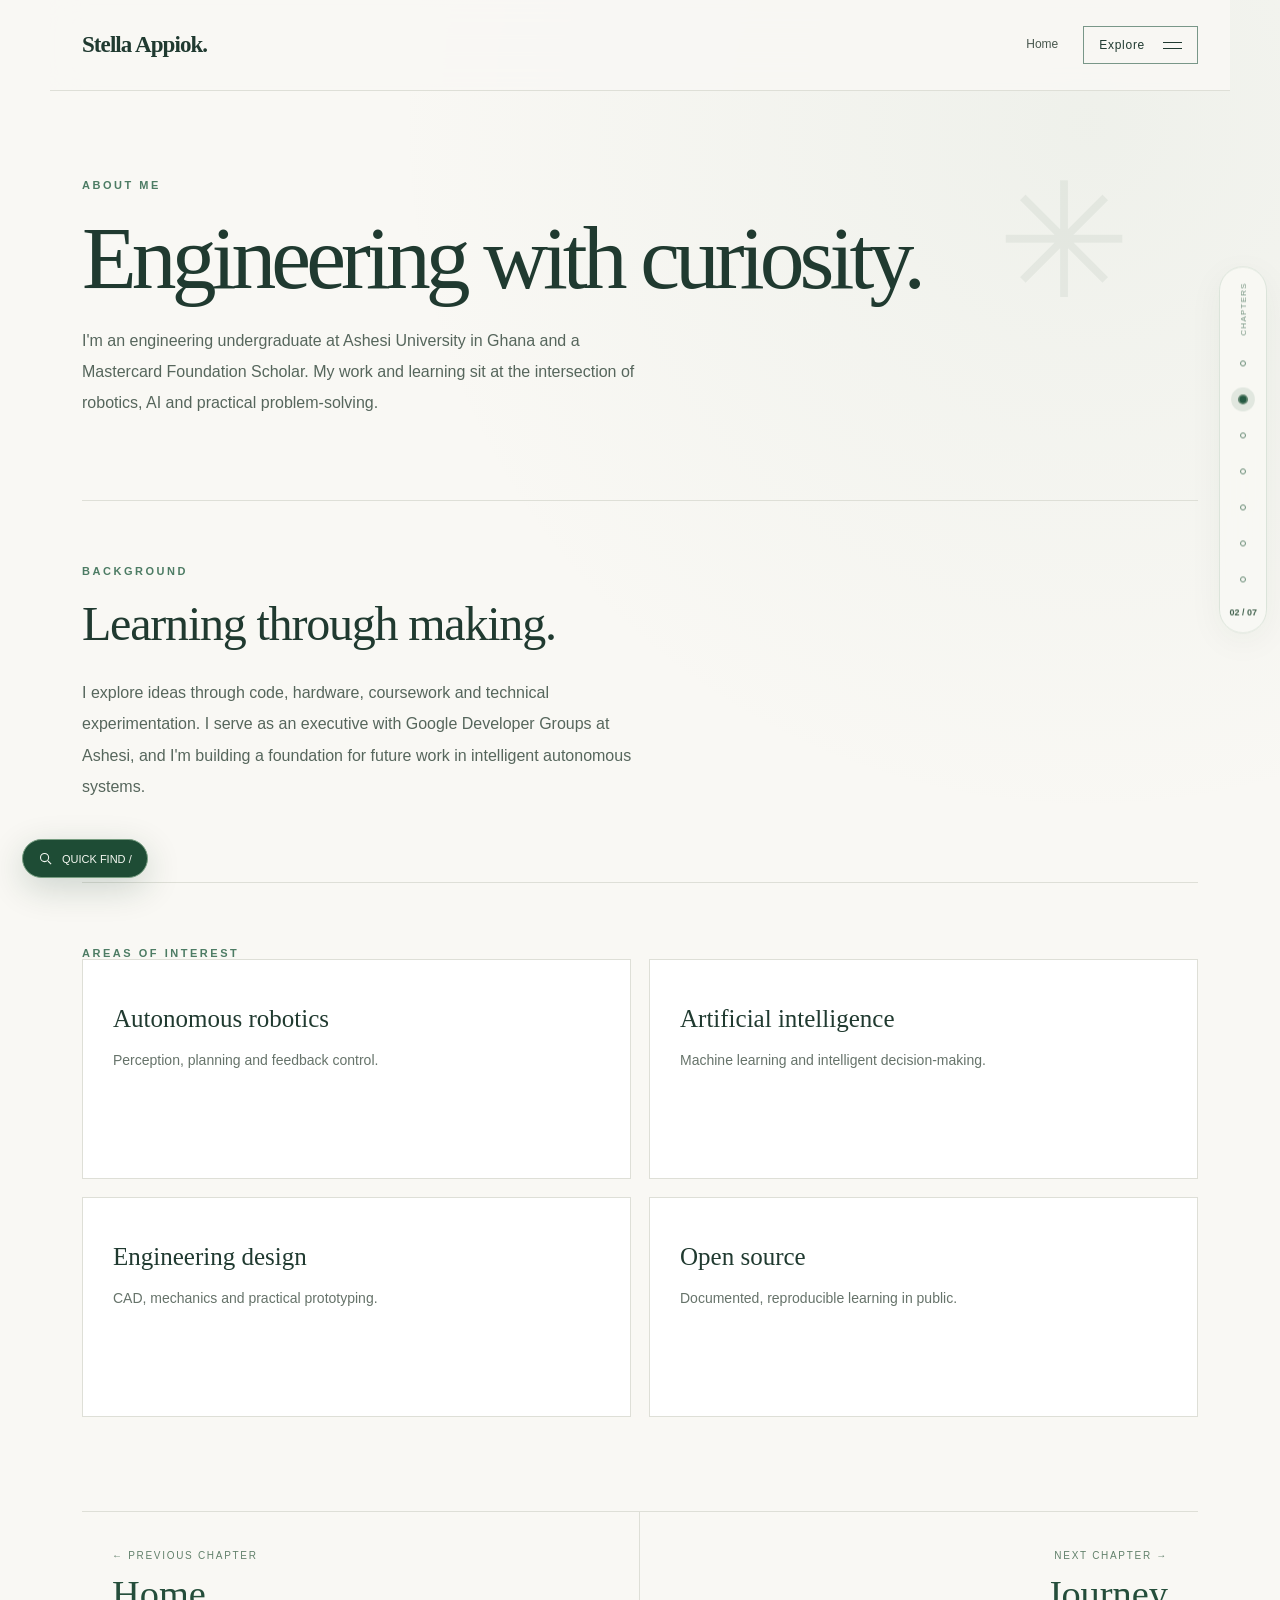
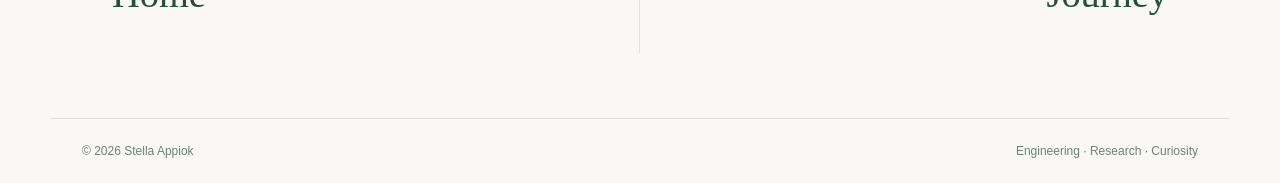
<file: about.html>
<!doctype html><html lang="en"><head><meta charset="utf-8"><meta name="viewport" content="width=device-width,initial-scale=1"><meta name="theme-color" content="#faf9f6"><meta name="description" content="Engineering, robotics, AI and research"><title>About | Stella Appiok</title><link rel="stylesheet" href="style.css"><script src="site.js" defer></script></head><body><div class="progress" aria-hidden="true"></div><header class="header"><a class="logo" href="index.html">Stella Appiok.</a><nav class="nav" aria-label="Primary navigation"><a class="nav-home" href="index.html">Home</a><button class="menu-open" type="button" aria-controls="site-menu" aria-expanded="false"><span class="menu-label">Explore</span><span class="menu-glyph" aria-hidden="true"><i></i><i></i></span></button></nav></header><aside class="chapter-rail" aria-label="Portfolio chapters"><span class="chapter-rail-label">CHAPTERS</span><div class="chapter-rail-dots"><a href="index.html" aria-label="Home" title="01 — Home" ><span class="chapter-dot"></span><span class="chapter-tooltip">Home</span></a><a href="about.html" aria-label="About" title="02 — About" aria-current="page"><span class="chapter-dot"></span><span class="chapter-tooltip">About</span></a><a href="journey.html" aria-label="Journey" title="03 — Journey" ><span class="chapter-dot"></span><span class="chapter-tooltip">Journey</span></a><a href="projects.html" aria-label="Projects" title="04 — Projects" ><span class="chapter-dot"></span><span class="chapter-tooltip">Projects</span></a><a href="research.html" aria-label="Research" title="05 — Research" ><span class="chapter-dot"></span><span class="chapter-tooltip">Research</span></a><a href="journal.html" aria-label="Journal" title="06 — Journal" ><span class="chapter-dot"></span><span class="chapter-tooltip">Journal</span></a><a href="contact.html" aria-label="Contact" title="07 — Contact" ><span class="chapter-dot"></span><span class="chapter-tooltip">Contact</span></a></div><span class="chapter-rail-counter">02 / 07</span></aside><div class="site-menu" id="site-menu" aria-hidden="true"><div class="menu-backdrop"></div><div class="menu-panel" role="dialog" aria-modal="true" aria-label="Explore portfolio"><div class="menu-top"><span class="menu-overline">STELLA AP PIOK / PORTFOLIO</span><button type="button" class="menu-close" aria-label="Close navigation">Close <span aria-hidden="true">×</span></button></div><div class="menu-body"><div class="menu-intro"><span class="eyebrow">Find your way</span><p>Explore the ideas,<br>the work, and<br><em>the journey.</em></p><div class="menu-aside">Engineering · AI · Autonomous Robotics<br>Based in Ghana · Building for what comes next</div></div><div class="menu-links"><a href="index.html"><span class="menu-num">01</span><span>Home</span><span class="menu-arrow">↗</span></a><a href="about.html"><span class="menu-num">02</span><span>About</span><span class="menu-arrow">↗</span></a><a href="journey.html"><span class="menu-num">03</span><span>My Journey</span><span class="menu-arrow">↗</span></a><a href="projects.html"><span class="menu-num">04</span><span>Projects</span><span class="menu-arrow">↗</span></a><a href="research.html"><span class="menu-num">05</span><span>Research</span><span class="menu-arrow">↗</span></a><a href="journal.html"><span class="menu-num">06</span><span>Journal</span><span class="menu-arrow">↗</span></a><a href="contact.html"><span class="menu-num">07</span><span>Contact</span><span class="menu-arrow">↗</span></a></div></div><div class="menu-bottom"><span>CURIOUS ABOUT INTELLIGENCE. DRIVEN TO BUILD.</span><a href="https://github.com/stellaappiok" target="_blank" rel="noopener noreferrer">GITHUB ↗</a></div></div></div><main class="wrap"><section class="page-head"><div class="eyebrow">About me</div><h1>Engineering with curiosity.</h1><p class="intro">I'm an engineering undergraduate at Ashesi University in Ghana and a Mastercard Foundation Scholar. My work and learning sit at the intersection of robotics, AI and practical problem-solving.</p></section><section class="section reveal"><div class="eyebrow">Background</div><h2>Learning through making.</h2><p class="intro">I explore ideas through code, hardware, coursework and technical experimentation. I serve as an executive with Google Developer Groups at Ashesi, and I'm building a foundation for future work in intelligent autonomous systems.</p></section><section class="section reveal"><div class="eyebrow">Areas of interest</div><div class="grid"><article class="card"><h3>Autonomous robotics</h3><p>Perception, planning and feedback control.</p></article><article class="card"><h3>Artificial intelligence</h3><p>Machine learning and intelligent decision-making.</p></article><article class="card"><h3>Engineering design</h3><p>CAD, mechanics and practical prototyping.</p></article><article class="card"><h3>Open source</h3><p>Documented, reproducible learning in public.</p></article></div></section><div class="chapter-turn" aria-label="Page navigation"><a href="index.html" class="chapter-prev"><span class="chapter-turn-kicker">← PREVIOUS CHAPTER</span><strong>Home</strong></a><a href="journey.html" class="chapter-next"><span class="chapter-turn-kicker">NEXT CHAPTER →</span><strong>Journey</strong></a></div></main><footer><span>© 2026 Stella Appiok</span><span>Engineering · Research · Curiosity</span></footer></body></html>
</file>
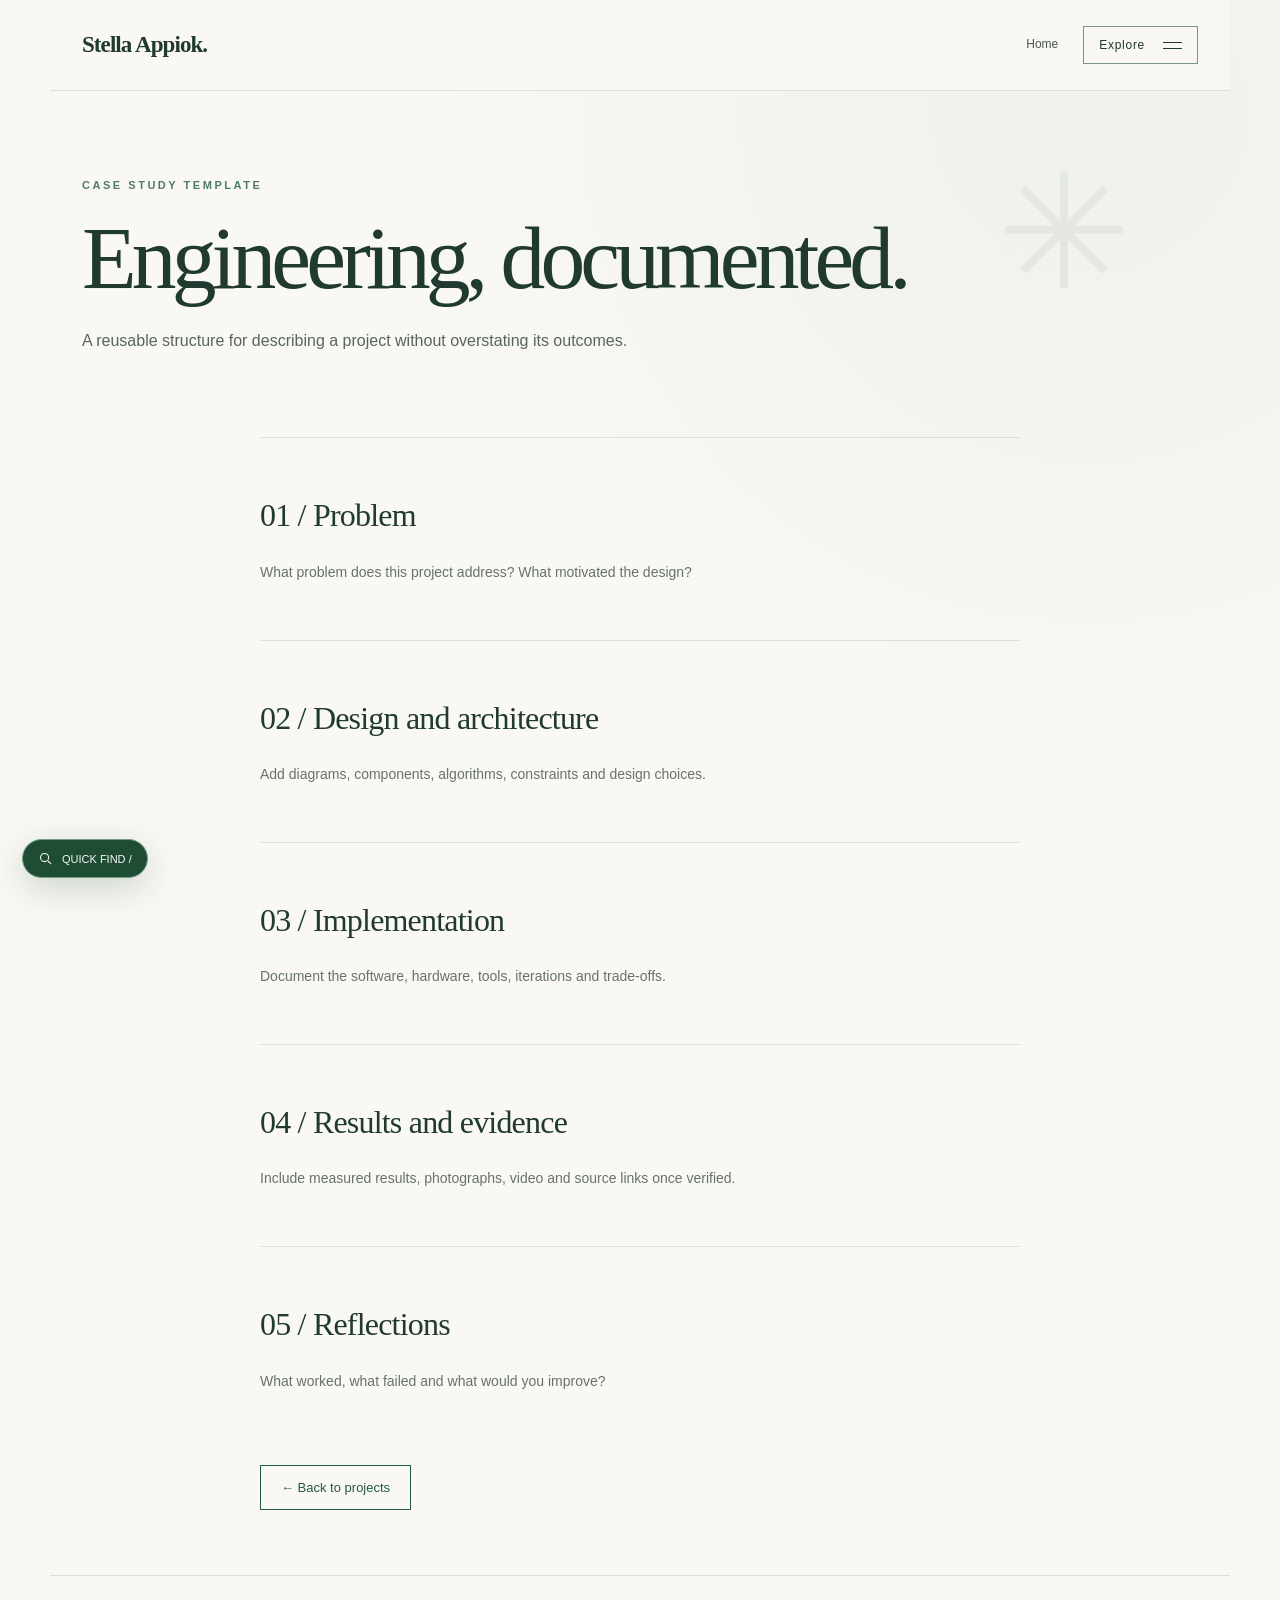
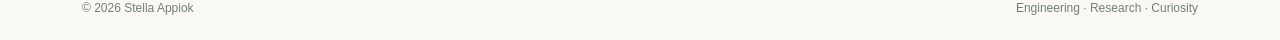
<file: case-study.html>
<!doctype html><html lang="en"><head><meta charset="utf-8"><meta name="viewport" content="width=device-width,initial-scale=1"><meta name="theme-color" content="#faf9f6"><meta name="description" content="Engineering, robotics, AI and research"><title>Project case study | Stella Appiok</title><link rel="stylesheet" href="style.css"><script src="site.js" defer></script></head><body><div class="progress" aria-hidden="true"></div><header class="header"><a class="logo" href="index.html">Stella Appiok.</a><nav class="nav" aria-label="Primary navigation"><a class="nav-home" href="index.html">Home</a><button class="menu-open" type="button" aria-controls="site-menu" aria-expanded="false"><span class="menu-label">Explore</span><span class="menu-glyph" aria-hidden="true"><i></i><i></i></span></button></nav></header><div class="site-menu" id="site-menu" aria-hidden="true"><div class="menu-backdrop"></div><div class="menu-panel" role="dialog" aria-modal="true" aria-label="Explore portfolio"><div class="menu-top"><span class="menu-overline">STELLA AP PIOK / PORTFOLIO</span><button type="button" class="menu-close" aria-label="Close navigation">Close <span aria-hidden="true">×</span></button></div><div class="menu-body"><div class="menu-intro"><span class="eyebrow">Find your way</span><p>Explore the ideas,<br>the work, and<br><em>the journey.</em></p><div class="menu-aside">Engineering · AI · Autonomous Robotics<br>Based in Ghana · Building for what comes next</div></div><div class="menu-links"><a href="index.html"><span class="menu-num">01</span><span>Home</span><span class="menu-arrow">↗</span></a><a href="about.html"><span class="menu-num">02</span><span>About</span><span class="menu-arrow">↗</span></a><a href="journey.html"><span class="menu-num">03</span><span>My Journey</span><span class="menu-arrow">↗</span></a><a href="projects.html"><span class="menu-num">04</span><span>Projects</span><span class="menu-arrow">↗</span></a><a href="research.html"><span class="menu-num">05</span><span>Research</span><span class="menu-arrow">↗</span></a><a href="journal.html"><span class="menu-num">06</span><span>Journal</span><span class="menu-arrow">↗</span></a><a href="contact.html"><span class="menu-num">07</span><span>Contact</span><span class="menu-arrow">↗</span></a></div></div><div class="menu-bottom"><span>CURIOUS ABOUT INTELLIGENCE. DRIVEN TO BUILD.</span><a href="https://github.com/stellaappiok" target="_blank" rel="noopener noreferrer">GITHUB ↗</a></div></div></div><main class="wrap"><section class="page-head"><div class="eyebrow">Case study template</div><h1>Engineering, documented.</h1><p class="intro">A reusable structure for describing a project without overstating its outcomes.</p></section><article class="case"><section class="section"><h2>01 / Problem</h2><p class="body">What problem does this project address? What motivated the design?</p></section><section class="section"><h2>02 / Design and architecture</h2><p class="body">Add diagrams, components, algorithms, constraints and design choices.</p></section><section class="section"><h2>03 / Implementation</h2><p class="body">Document the software, hardware, tools, iterations and trade-offs.</p></section><section class="section"><h2>04 / Results and evidence</h2><p class="body">Include measured results, photographs, video and source links once verified.</p></section><section class="section"><h2>05 / Reflections</h2><p class="body">What worked, what failed and what would you improve?</p></section><p><a class="button outline" href="projects.html">← Back to projects</a></p></article></main><footer><span>© 2026 Stella Appiok</span><span>Engineering · Research · Curiosity</span></footer></body></html>
</file>
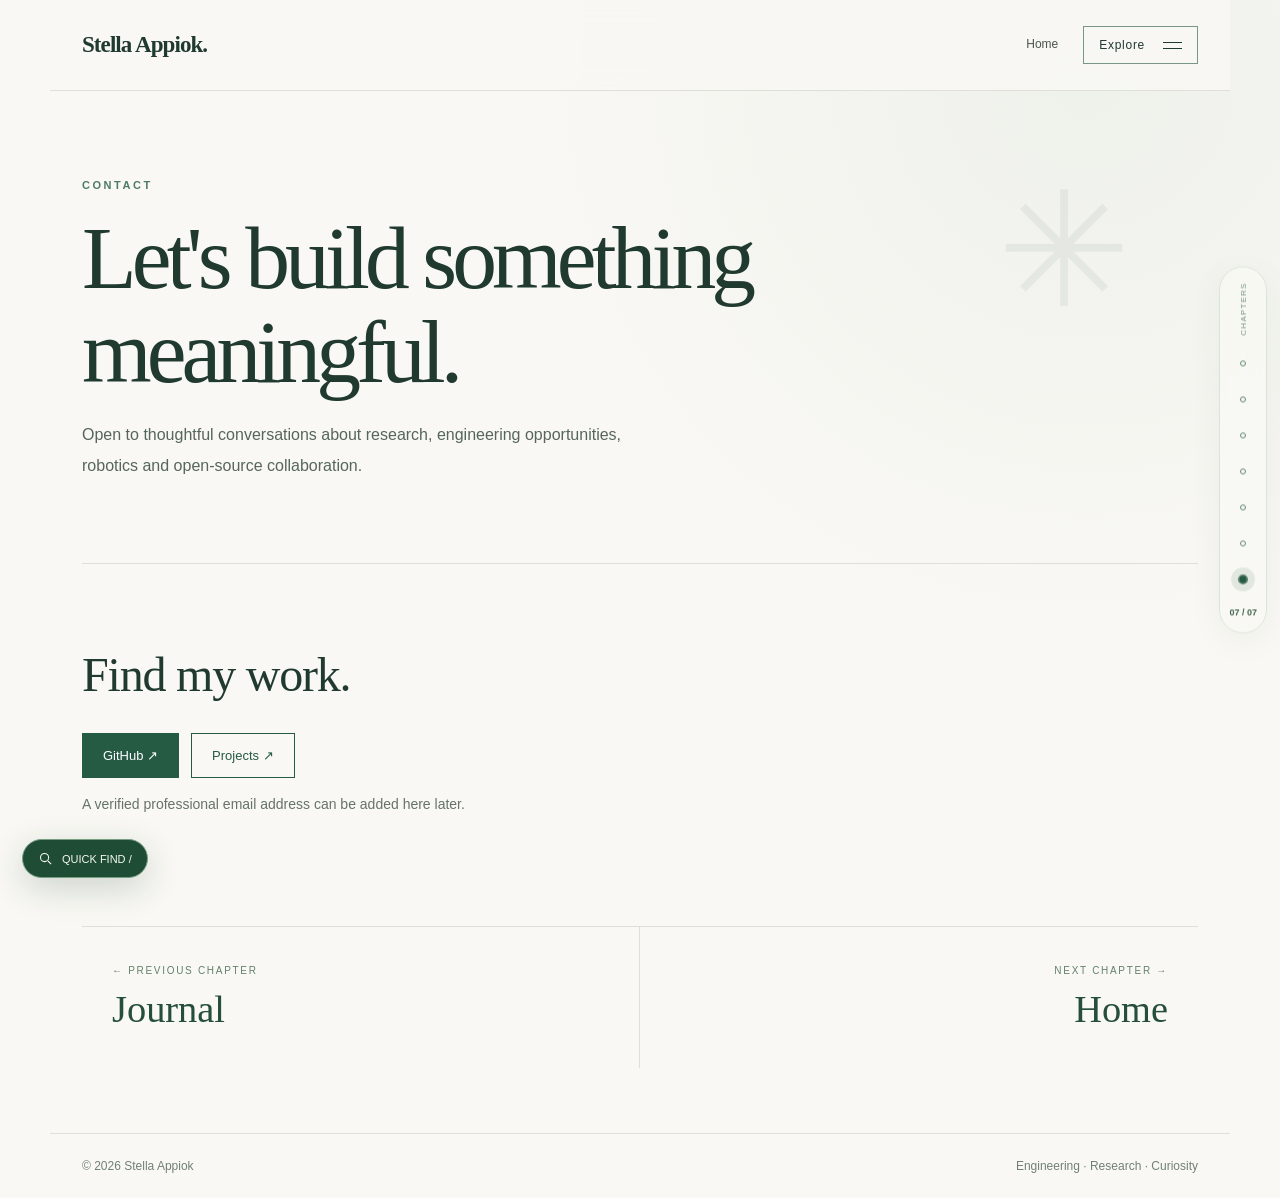
<file: contact.html>
<!doctype html><html lang="en"><head><meta charset="utf-8"><meta name="viewport" content="width=device-width,initial-scale=1"><meta name="theme-color" content="#faf9f6"><meta name="description" content="Engineering, robotics, AI and research"><title>Contact | Stella Appiok</title><link rel="stylesheet" href="style.css"><script src="site.js" defer></script></head><body><div class="progress" aria-hidden="true"></div><header class="header"><a class="logo" href="index.html">Stella Appiok.</a><nav class="nav" aria-label="Primary navigation"><a class="nav-home" href="index.html">Home</a><button class="menu-open" type="button" aria-controls="site-menu" aria-expanded="false"><span class="menu-label">Explore</span><span class="menu-glyph" aria-hidden="true"><i></i><i></i></span></button></nav></header><aside class="chapter-rail" aria-label="Portfolio chapters"><span class="chapter-rail-label">CHAPTERS</span><div class="chapter-rail-dots"><a href="index.html" aria-label="Home" title="01 — Home" ><span class="chapter-dot"></span><span class="chapter-tooltip">Home</span></a><a href="about.html" aria-label="About" title="02 — About" ><span class="chapter-dot"></span><span class="chapter-tooltip">About</span></a><a href="journey.html" aria-label="Journey" title="03 — Journey" ><span class="chapter-dot"></span><span class="chapter-tooltip">Journey</span></a><a href="projects.html" aria-label="Projects" title="04 — Projects" ><span class="chapter-dot"></span><span class="chapter-tooltip">Projects</span></a><a href="research.html" aria-label="Research" title="05 — Research" ><span class="chapter-dot"></span><span class="chapter-tooltip">Research</span></a><a href="journal.html" aria-label="Journal" title="06 — Journal" ><span class="chapter-dot"></span><span class="chapter-tooltip">Journal</span></a><a href="contact.html" aria-label="Contact" title="07 — Contact" aria-current="page"><span class="chapter-dot"></span><span class="chapter-tooltip">Contact</span></a></div><span class="chapter-rail-counter">07 / 07</span></aside><div class="site-menu" id="site-menu" aria-hidden="true"><div class="menu-backdrop"></div><div class="menu-panel" role="dialog" aria-modal="true" aria-label="Explore portfolio"><div class="menu-top"><span class="menu-overline">STELLA AP PIOK / PORTFOLIO</span><button type="button" class="menu-close" aria-label="Close navigation">Close <span aria-hidden="true">×</span></button></div><div class="menu-body"><div class="menu-intro"><span class="eyebrow">Find your way</span><p>Explore the ideas,<br>the work, and<br><em>the journey.</em></p><div class="menu-aside">Engineering · AI · Autonomous Robotics<br>Based in Ghana · Building for what comes next</div></div><div class="menu-links"><a href="index.html"><span class="menu-num">01</span><span>Home</span><span class="menu-arrow">↗</span></a><a href="about.html"><span class="menu-num">02</span><span>About</span><span class="menu-arrow">↗</span></a><a href="journey.html"><span class="menu-num">03</span><span>My Journey</span><span class="menu-arrow">↗</span></a><a href="projects.html"><span class="menu-num">04</span><span>Projects</span><span class="menu-arrow">↗</span></a><a href="research.html"><span class="menu-num">05</span><span>Research</span><span class="menu-arrow">↗</span></a><a href="journal.html"><span class="menu-num">06</span><span>Journal</span><span class="menu-arrow">↗</span></a><a href="contact.html"><span class="menu-num">07</span><span>Contact</span><span class="menu-arrow">↗</span></a></div></div><div class="menu-bottom"><span>CURIOUS ABOUT INTELLIGENCE. DRIVEN TO BUILD.</span><a href="https://github.com/stellaappiok" target="_blank" rel="noopener noreferrer">GITHUB ↗</a></div></div></div><main class="wrap"><section class="page-head"><div class="eyebrow">Contact</div><h1>Let's build something meaningful.</h1><p class="intro">Open to thoughtful conversations about research, engineering opportunities, robotics and open-source collaboration.</p></section><section class="section reveal"><h2>Find my work.</h2><div class="buttons"><a class="button" href="https://github.com/stellaappiok" target="_blank" rel="noopener noreferrer">GitHub ↗</a><a class="button outline" href="projects.html">Projects ↗</a></div><p class="body">A verified professional email address can be added here later.</p></section><div class="chapter-turn" aria-label="Page navigation"><a href="journal.html" class="chapter-prev"><span class="chapter-turn-kicker">← PREVIOUS CHAPTER</span><strong>Journal</strong></a><a href="index.html" class="chapter-next"><span class="chapter-turn-kicker">NEXT CHAPTER →</span><strong>Home</strong></a></div></main><footer><span>© 2026 Stella Appiok</span><span>Engineering · Research · Curiosity</span></footer></body></html>
</file>
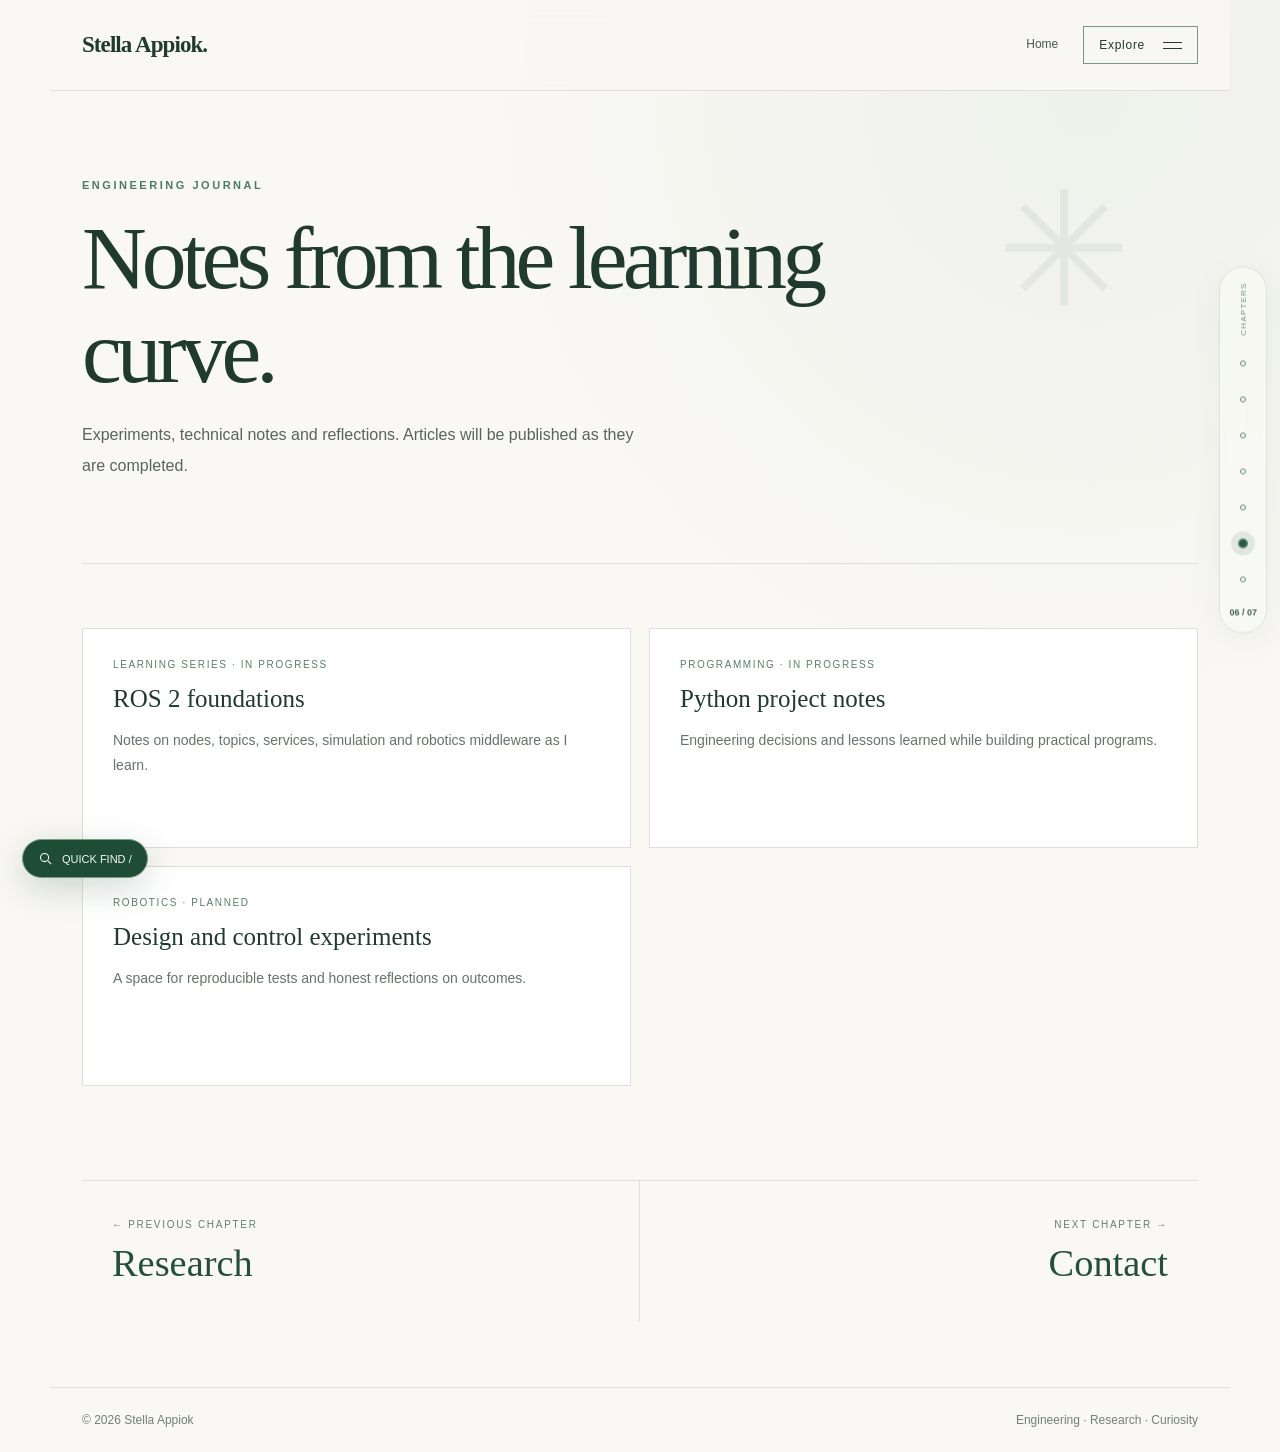
<file: journal.html>
<!doctype html><html lang="en"><head><meta charset="utf-8"><meta name="viewport" content="width=device-width,initial-scale=1"><meta name="theme-color" content="#faf9f6"><meta name="description" content="Engineering, robotics, AI and research"><title>Journal | Stella Appiok</title><link rel="stylesheet" href="style.css"><script src="site.js" defer></script></head><body><div class="progress" aria-hidden="true"></div><header class="header"><a class="logo" href="index.html">Stella Appiok.</a><nav class="nav" aria-label="Primary navigation"><a class="nav-home" href="index.html">Home</a><button class="menu-open" type="button" aria-controls="site-menu" aria-expanded="false"><span class="menu-label">Explore</span><span class="menu-glyph" aria-hidden="true"><i></i><i></i></span></button></nav></header><aside class="chapter-rail" aria-label="Portfolio chapters"><span class="chapter-rail-label">CHAPTERS</span><div class="chapter-rail-dots"><a href="index.html" aria-label="Home" title="01 — Home" ><span class="chapter-dot"></span><span class="chapter-tooltip">Home</span></a><a href="about.html" aria-label="About" title="02 — About" ><span class="chapter-dot"></span><span class="chapter-tooltip">About</span></a><a href="journey.html" aria-label="Journey" title="03 — Journey" ><span class="chapter-dot"></span><span class="chapter-tooltip">Journey</span></a><a href="projects.html" aria-label="Projects" title="04 — Projects" ><span class="chapter-dot"></span><span class="chapter-tooltip">Projects</span></a><a href="research.html" aria-label="Research" title="05 — Research" ><span class="chapter-dot"></span><span class="chapter-tooltip">Research</span></a><a href="journal.html" aria-label="Journal" title="06 — Journal" aria-current="page"><span class="chapter-dot"></span><span class="chapter-tooltip">Journal</span></a><a href="contact.html" aria-label="Contact" title="07 — Contact" ><span class="chapter-dot"></span><span class="chapter-tooltip">Contact</span></a></div><span class="chapter-rail-counter">06 / 07</span></aside><div class="site-menu" id="site-menu" aria-hidden="true"><div class="menu-backdrop"></div><div class="menu-panel" role="dialog" aria-modal="true" aria-label="Explore portfolio"><div class="menu-top"><span class="menu-overline">STELLA AP PIOK / PORTFOLIO</span><button type="button" class="menu-close" aria-label="Close navigation">Close <span aria-hidden="true">×</span></button></div><div class="menu-body"><div class="menu-intro"><span class="eyebrow">Find your way</span><p>Explore the ideas,<br>the work, and<br><em>the journey.</em></p><div class="menu-aside">Engineering · AI · Autonomous Robotics<br>Based in Ghana · Building for what comes next</div></div><div class="menu-links"><a href="index.html"><span class="menu-num">01</span><span>Home</span><span class="menu-arrow">↗</span></a><a href="about.html"><span class="menu-num">02</span><span>About</span><span class="menu-arrow">↗</span></a><a href="journey.html"><span class="menu-num">03</span><span>My Journey</span><span class="menu-arrow">↗</span></a><a href="projects.html"><span class="menu-num">04</span><span>Projects</span><span class="menu-arrow">↗</span></a><a href="research.html"><span class="menu-num">05</span><span>Research</span><span class="menu-arrow">↗</span></a><a href="journal.html"><span class="menu-num">06</span><span>Journal</span><span class="menu-arrow">↗</span></a><a href="contact.html"><span class="menu-num">07</span><span>Contact</span><span class="menu-arrow">↗</span></a></div></div><div class="menu-bottom"><span>CURIOUS ABOUT INTELLIGENCE. DRIVEN TO BUILD.</span><a href="https://github.com/stellaappiok" target="_blank" rel="noopener noreferrer">GITHUB ↗</a></div></div></div><main class="wrap"><section class="page-head"><div class="eyebrow">Engineering journal</div><h1>Notes from the learning curve.</h1><p class="intro">Experiments, technical notes and reflections. Articles will be published as they are completed.</p></section><section class="section reveal"><div class="grid"><article class="card"><div class="tag">Learning series · In progress</div><h3>ROS 2 foundations</h3><p>Notes on nodes, topics, services, simulation and robotics middleware as I learn.</p></article><article class="card"><div class="tag">Programming · In progress</div><h3>Python project notes</h3><p>Engineering decisions and lessons learned while building practical programs.</p></article><article class="card"><div class="tag">Robotics · Planned</div><h3>Design and control experiments</h3><p>A space for reproducible tests and honest reflections on outcomes.</p></article></div></section><div class="chapter-turn" aria-label="Page navigation"><a href="research.html" class="chapter-prev"><span class="chapter-turn-kicker">← PREVIOUS CHAPTER</span><strong>Research</strong></a><a href="contact.html" class="chapter-next"><span class="chapter-turn-kicker">NEXT CHAPTER →</span><strong>Contact</strong></a></div></main><footer><span>© 2026 Stella Appiok</span><span>Engineering · Research · Curiosity</span></footer></body></html>
</file>
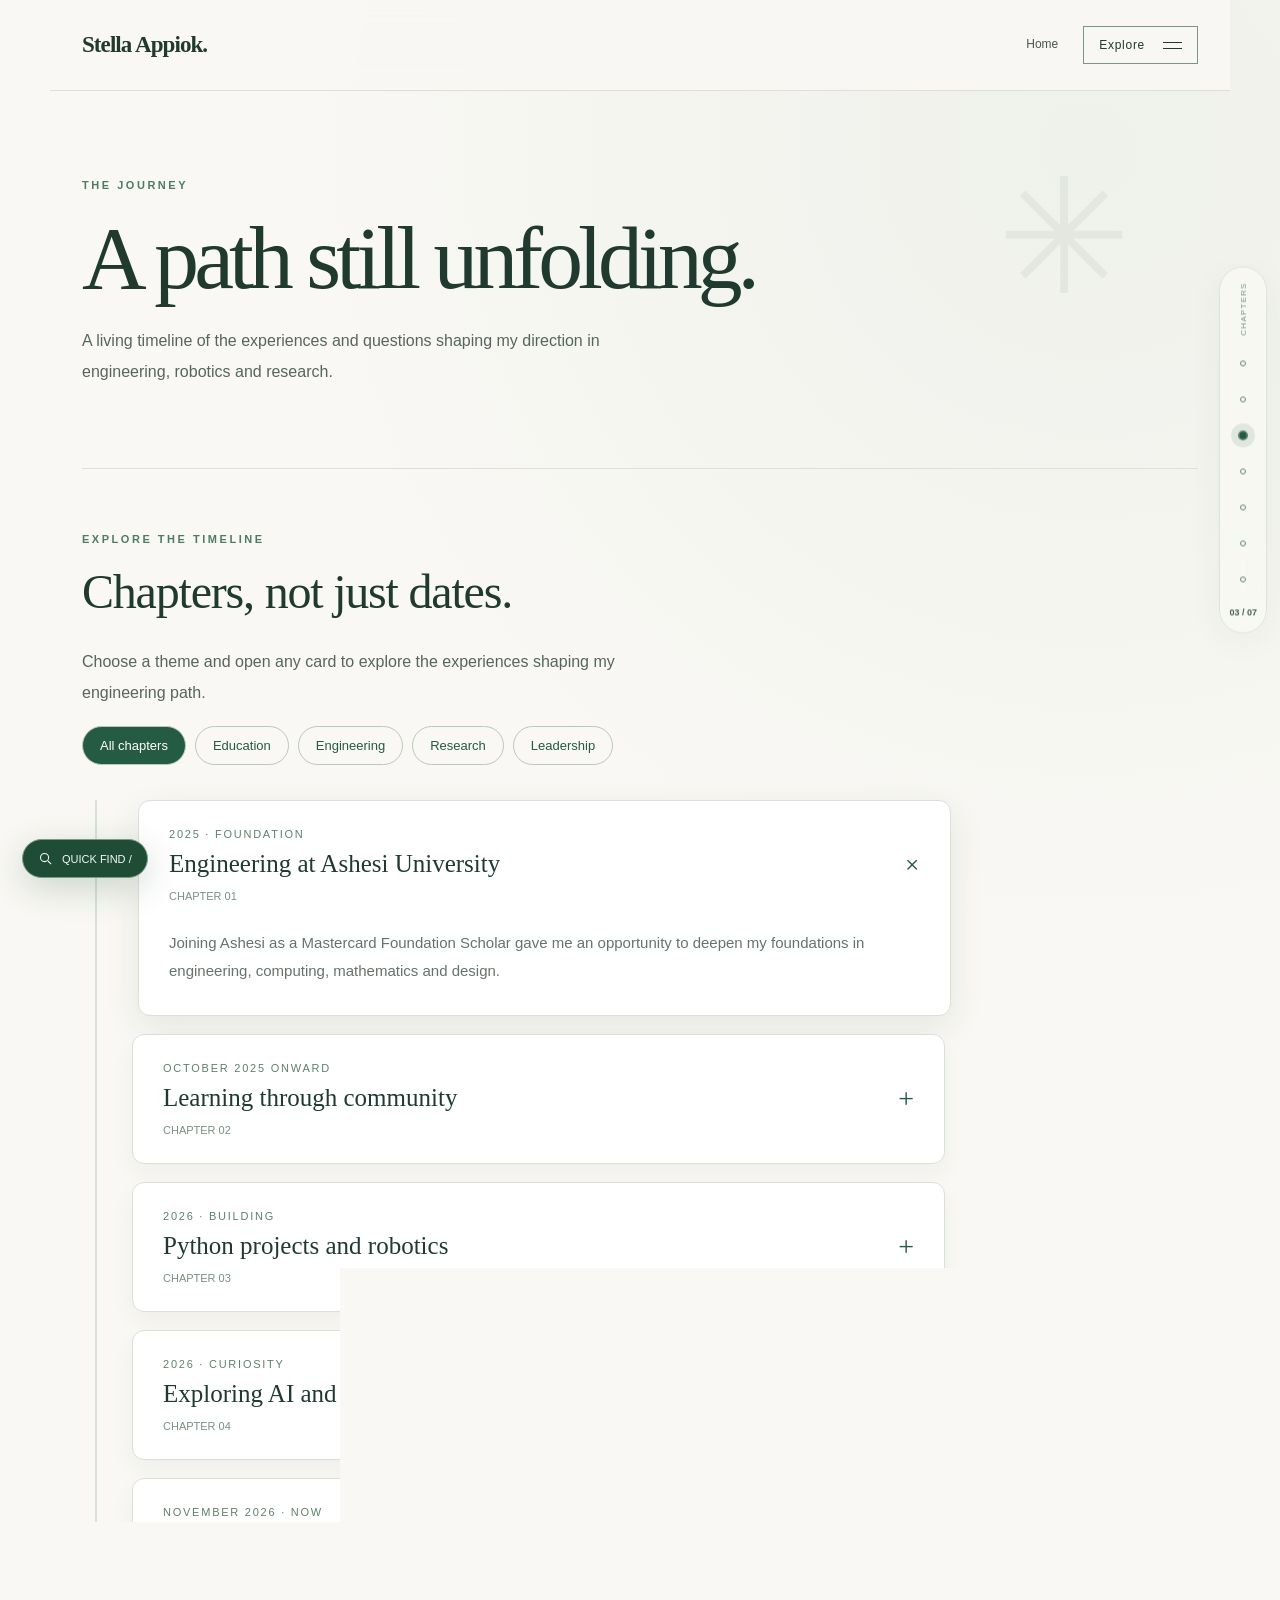
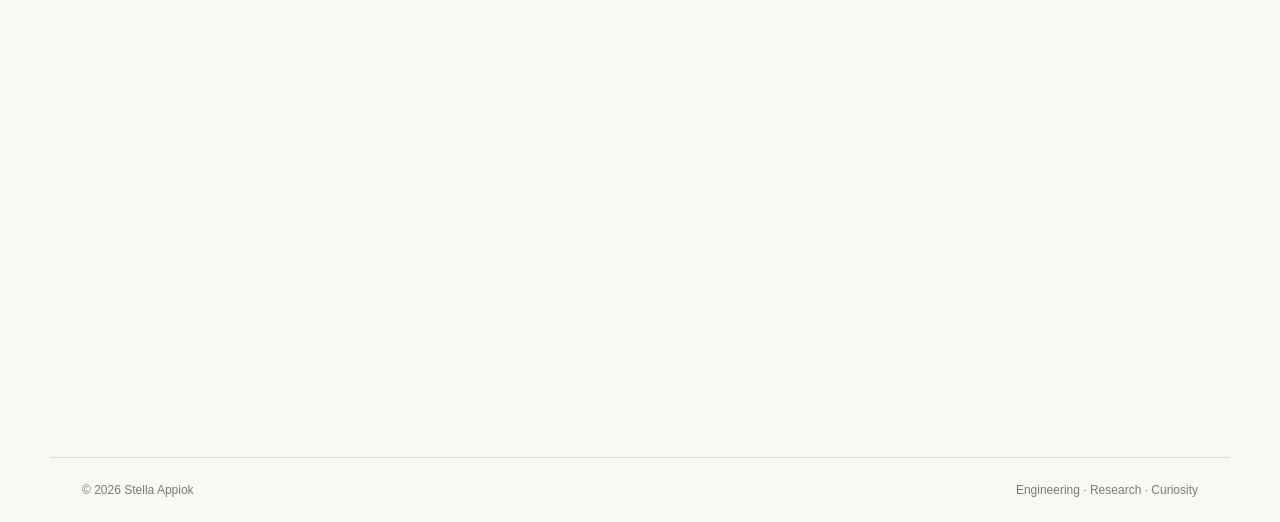
<file: journey.html>
<!doctype html><html lang="en"><head><meta charset="utf-8"><meta name="viewport" content="width=device-width,initial-scale=1"><meta name="theme-color" content="#faf9f6"><meta name="description" content="Engineering, robotics, AI and research"><title>My Journey | Stella Appiok</title><link rel="stylesheet" href="style.css"><script src="site.js" defer></script></head><body><div class="progress" aria-hidden="true"></div><header class="header"><a class="logo" href="index.html">Stella Appiok.</a><nav class="nav" aria-label="Primary navigation"><a class="nav-home" href="index.html">Home</a><button class="menu-open" type="button" aria-controls="site-menu" aria-expanded="false"><span class="menu-label">Explore</span><span class="menu-glyph" aria-hidden="true"><i></i><i></i></span></button></nav></header><aside class="chapter-rail" aria-label="Portfolio chapters"><span class="chapter-rail-label">CHAPTERS</span><div class="chapter-rail-dots"><a href="index.html" aria-label="Home" title="01 — Home" ><span class="chapter-dot"></span><span class="chapter-tooltip">Home</span></a><a href="about.html" aria-label="About" title="02 — About" ><span class="chapter-dot"></span><span class="chapter-tooltip">About</span></a><a href="journey.html" aria-label="Journey" title="03 — Journey" aria-current="page"><span class="chapter-dot"></span><span class="chapter-tooltip">Journey</span></a><a href="projects.html" aria-label="Projects" title="04 — Projects" ><span class="chapter-dot"></span><span class="chapter-tooltip">Projects</span></a><a href="research.html" aria-label="Research" title="05 — Research" ><span class="chapter-dot"></span><span class="chapter-tooltip">Research</span></a><a href="journal.html" aria-label="Journal" title="06 — Journal" ><span class="chapter-dot"></span><span class="chapter-tooltip">Journal</span></a><a href="contact.html" aria-label="Contact" title="07 — Contact" ><span class="chapter-dot"></span><span class="chapter-tooltip">Contact</span></a></div><span class="chapter-rail-counter">03 / 07</span></aside><div class="site-menu" id="site-menu" aria-hidden="true"><div class="menu-backdrop"></div><div class="menu-panel" role="dialog" aria-modal="true" aria-label="Explore portfolio"><div class="menu-top"><span class="menu-overline">STELLA AP PIOK / PORTFOLIO</span><button type="button" class="menu-close" aria-label="Close navigation">Close <span aria-hidden="true">×</span></button></div><div class="menu-body"><div class="menu-intro"><span class="eyebrow">Find your way</span><p>Explore the ideas,<br>the work, and<br><em>the journey.</em></p><div class="menu-aside">Engineering · AI · Autonomous Robotics<br>Based in Ghana · Building for what comes next</div></div><div class="menu-links"><a href="index.html"><span class="menu-num">01</span><span>Home</span><span class="menu-arrow">↗</span></a><a href="about.html"><span class="menu-num">02</span><span>About</span><span class="menu-arrow">↗</span></a><a href="journey.html"><span class="menu-num">03</span><span>My Journey</span><span class="menu-arrow">↗</span></a><a href="projects.html"><span class="menu-num">04</span><span>Projects</span><span class="menu-arrow">↗</span></a><a href="research.html"><span class="menu-num">05</span><span>Research</span><span class="menu-arrow">↗</span></a><a href="journal.html"><span class="menu-num">06</span><span>Journal</span><span class="menu-arrow">↗</span></a><a href="contact.html"><span class="menu-num">07</span><span>Contact</span><span class="menu-arrow">↗</span></a></div></div><div class="menu-bottom"><span>CURIOUS ABOUT INTELLIGENCE. DRIVEN TO BUILD.</span><a href="https://github.com/stellaappiok" target="_blank" rel="noopener noreferrer">GITHUB ↗</a></div></div></div><main class="wrap"><section class="page-head"><div class="eyebrow">The journey</div><h1>A path still unfolding.</h1><p class="intro">A living timeline of the experiences and questions shaping my direction in engineering, robotics and research.</p></section><section class="section reveal"><div class="eyebrow">Explore the timeline</div><h2>Chapters, not just dates.</h2><p class="intro">Choose a theme and open any card to explore the experiences shaping my engineering path.</p><div class="journey-controls" role="group" aria-label="Filter journey chapters"><button class="selected" data-filter="all">All chapters</button><button data-filter="education">Education</button><button data-filter="engineering">Engineering</button><button data-filter="research">Research</button><button data-filter="leadership">Leadership</button></div><div class="journey-stack journey-rail" id="journey-rail"><div class="journey-rail-fill" aria-hidden="true"></div><article class="journey-card expanded" data-group="education"><button class="journey-toggle" aria-expanded="true"><span><time>2025 · Foundation</time><strong>Engineering at Ashesi University</strong><span class="journey-index">CHAPTER 01</span></span><span class="journey-plus" aria-hidden="true">+</span></button><div class="journey-details"><p>Joining Ashesi as a Mastercard Foundation Scholar gave me an opportunity to deepen my foundations in engineering, computing, mathematics and design.</p></div></article><article class="journey-card" data-group="leadership"><button class="journey-toggle" aria-expanded="false"><span><time>October 2025 onward</time><strong>Learning through community</strong><span class="journey-index">CHAPTER 02</span></span><span class="journey-plus" aria-hidden="true">+</span></button><div class="journey-details"><p>As an executive with Google Developer Groups at Ashesi, I have been growing through community, collaboration and technical exploration.</p></div></article><article class="journey-card" data-group="engineering"><button class="journey-toggle" aria-expanded="false"><span><time>2026 · Building</time><strong>Python projects and robotics</strong><span class="journey-index">CHAPTER 03</span></span><span class="journey-plus" aria-hidden="true">+</span></button><div class="journey-details"><p>My practical work includes Python programs, robotic-arm control experiments, line-following control, embedded systems and CAD design. Each project is a chance to learn from real constraints.</p></div></article><article class="journey-card" data-group="research"><button class="journey-toggle" aria-expanded="false"><span><time>2026 · Curiosity</time><strong>Exploring AI and robotics research</strong><span class="journey-index">CHAPTER 04</span></span><span class="journey-plus" aria-hidden="true">+</span></button><div class="journey-details"><p>I am reading and exploring research questions involving machine learning, autonomy and language models for robotic reasoning. This is an evolving direction, not a claim of published research.</p></div></article><article class="journey-card" data-group="engineering"><button class="journey-toggle" aria-expanded="false"><span><time>November 2026 · Now</time><strong>ROS 2 and simulation</strong><span class="journey-index">CHAPTER 05</span></span><span class="journey-plus" aria-hidden="true">+</span></button><div class="journey-details"><p>I am developing a foundation in ROS 2 and simulation, connecting software engineering with autonomous robotic systems.</p></div></article><article class="journey-card" data-group="research"><button class="journey-toggle" aria-expanded="false"><span><time>Looking ahead</time><strong>Research, collaboration and impact</strong><span class="journey-index">CHAPTER 06</span></span><span class="journey-plus" aria-hidden="true">+</span></button><div class="journey-details"><p>My next steps are to document stronger technical evidence, contribute to open-source projects and pursue opportunities to build intelligent systems with others.</p></div></article></div></section><div class="chapter-turn" aria-label="Page navigation"><a href="about.html" class="chapter-prev"><span class="chapter-turn-kicker">← PREVIOUS CHAPTER</span><strong>About</strong></a><a href="projects.html" class="chapter-next"><span class="chapter-turn-kicker">NEXT CHAPTER →</span><strong>Projects</strong></a></div></main><footer><span>© 2026 Stella Appiok</span><span>Engineering · Research · Curiosity</span></footer></body></html>
</file>
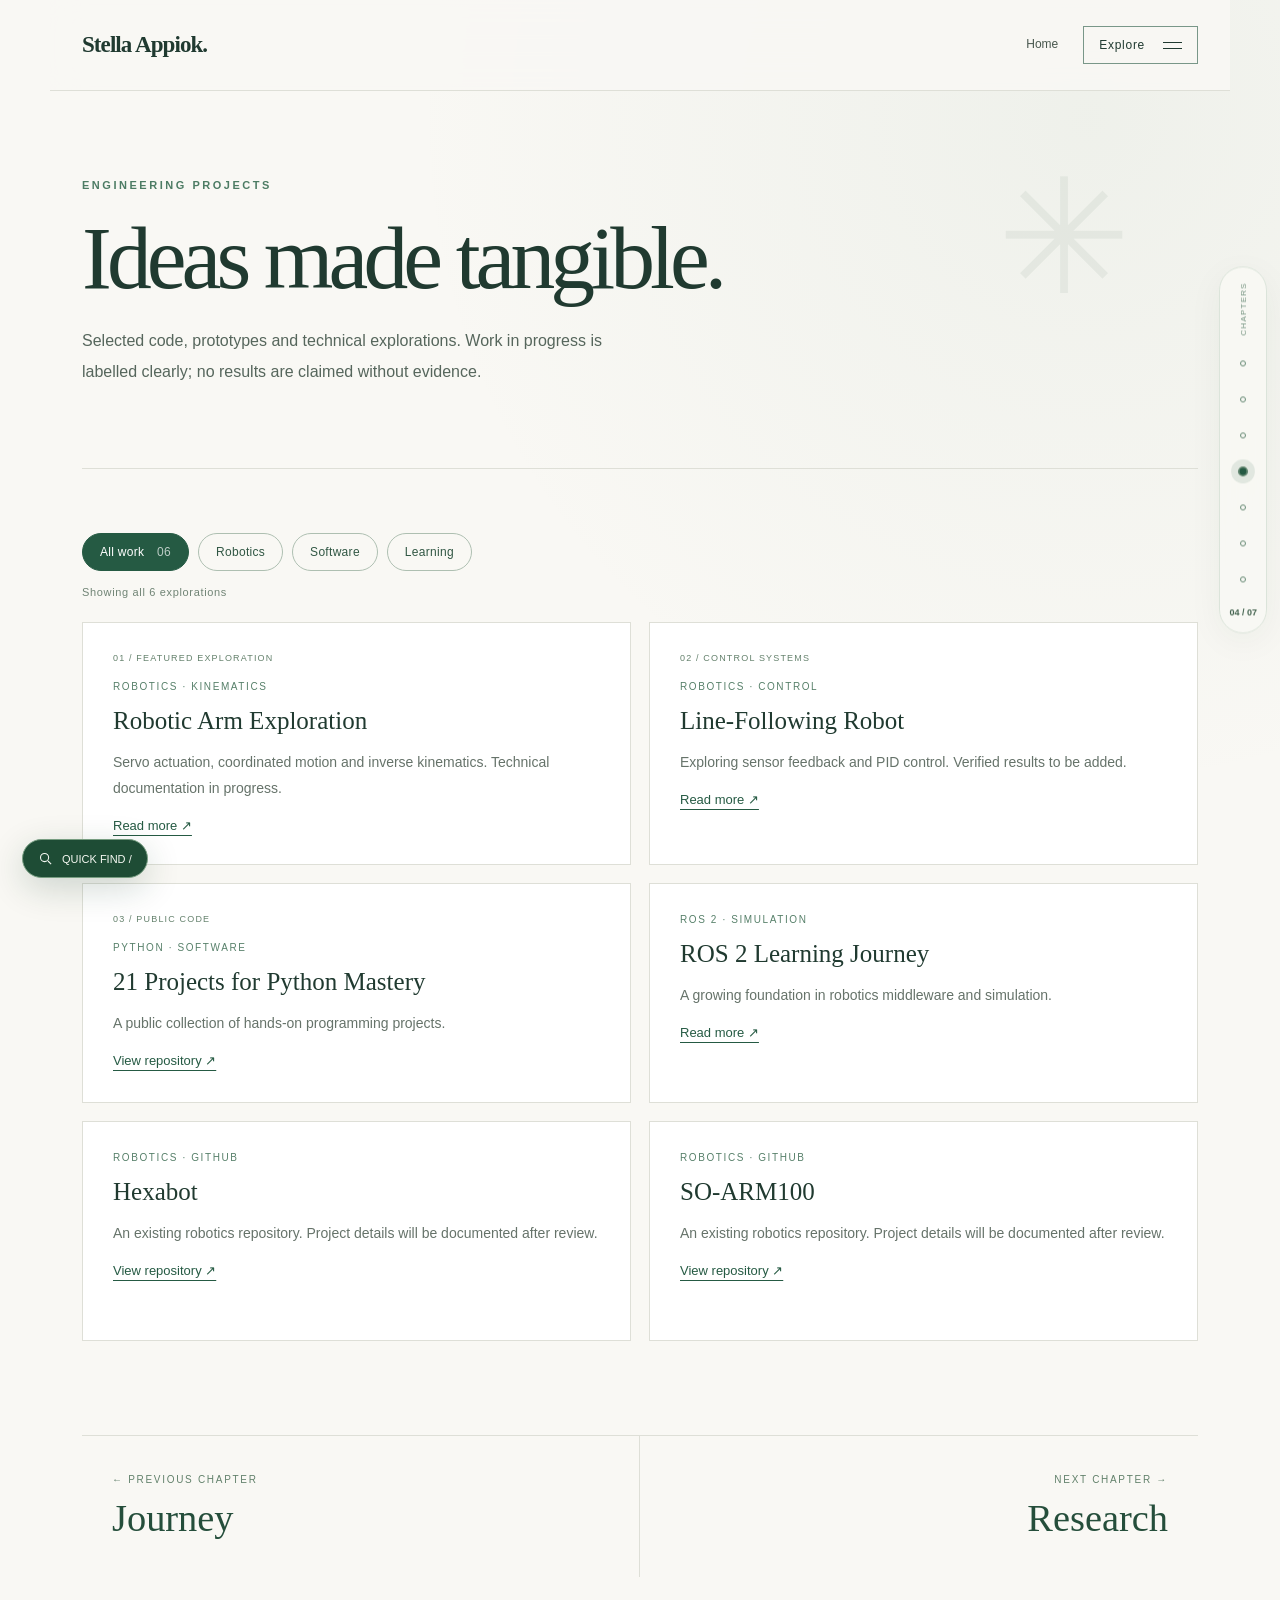
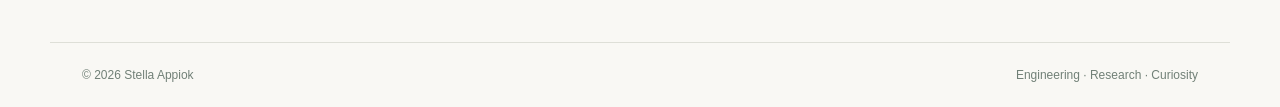
<file: projects.html>
<!doctype html><html lang="en"><head><meta charset="utf-8"><meta name="viewport" content="width=device-width,initial-scale=1"><meta name="theme-color" content="#faf9f6"><meta name="description" content="Engineering, robotics, AI and research"><title>Projects | Stella Appiok</title><link rel="stylesheet" href="style.css"><script src="site.js" defer></script></head><body><div class="progress" aria-hidden="true"></div><header class="header"><a class="logo" href="index.html">Stella Appiok.</a><nav class="nav" aria-label="Primary navigation"><a class="nav-home" href="index.html">Home</a><button class="menu-open" type="button" aria-controls="site-menu" aria-expanded="false"><span class="menu-label">Explore</span><span class="menu-glyph" aria-hidden="true"><i></i><i></i></span></button></nav></header><aside class="chapter-rail" aria-label="Portfolio chapters"><span class="chapter-rail-label">CHAPTERS</span><div class="chapter-rail-dots"><a href="index.html" aria-label="Home" title="01 — Home" ><span class="chapter-dot"></span><span class="chapter-tooltip">Home</span></a><a href="about.html" aria-label="About" title="02 — About" ><span class="chapter-dot"></span><span class="chapter-tooltip">About</span></a><a href="journey.html" aria-label="Journey" title="03 — Journey" ><span class="chapter-dot"></span><span class="chapter-tooltip">Journey</span></a><a href="projects.html" aria-label="Projects" title="04 — Projects" aria-current="page"><span class="chapter-dot"></span><span class="chapter-tooltip">Projects</span></a><a href="research.html" aria-label="Research" title="05 — Research" ><span class="chapter-dot"></span><span class="chapter-tooltip">Research</span></a><a href="journal.html" aria-label="Journal" title="06 — Journal" ><span class="chapter-dot"></span><span class="chapter-tooltip">Journal</span></a><a href="contact.html" aria-label="Contact" title="07 — Contact" ><span class="chapter-dot"></span><span class="chapter-tooltip">Contact</span></a></div><span class="chapter-rail-counter">04 / 07</span></aside><div class="site-menu" id="site-menu" aria-hidden="true"><div class="menu-backdrop"></div><div class="menu-panel" role="dialog" aria-modal="true" aria-label="Explore portfolio"><div class="menu-top"><span class="menu-overline">STELLA AP PIOK / PORTFOLIO</span><button type="button" class="menu-close" aria-label="Close navigation">Close <span aria-hidden="true">×</span></button></div><div class="menu-body"><div class="menu-intro"><span class="eyebrow">Find your way</span><p>Explore the ideas,<br>the work, and<br><em>the journey.</em></p><div class="menu-aside">Engineering · AI · Autonomous Robotics<br>Based in Ghana · Building for what comes next</div></div><div class="menu-links"><a href="index.html"><span class="menu-num">01</span><span>Home</span><span class="menu-arrow">↗</span></a><a href="about.html"><span class="menu-num">02</span><span>About</span><span class="menu-arrow">↗</span></a><a href="journey.html"><span class="menu-num">03</span><span>My Journey</span><span class="menu-arrow">↗</span></a><a href="projects.html"><span class="menu-num">04</span><span>Projects</span><span class="menu-arrow">↗</span></a><a href="research.html"><span class="menu-num">05</span><span>Research</span><span class="menu-arrow">↗</span></a><a href="journal.html"><span class="menu-num">06</span><span>Journal</span><span class="menu-arrow">↗</span></a><a href="contact.html"><span class="menu-num">07</span><span>Contact</span><span class="menu-arrow">↗</span></a></div></div><div class="menu-bottom"><span>CURIOUS ABOUT INTELLIGENCE. DRIVEN TO BUILD.</span><a href="https://github.com/stellaappiok" target="_blank" rel="noopener noreferrer">GITHUB ↗</a></div></div></div><main class="wrap"><section class="page-head"><div class="eyebrow">Engineering projects</div><h1>Ideas made tangible.</h1><p class="intro">Selected code, prototypes and technical explorations. Work in progress is labelled clearly; no results are claimed without evidence.</p></section><section class="section reveal"><div class="project-filter" role="group" aria-label="Filter projects"><button type="button" class="filter-chip is-selected" data-filter="all" aria-pressed="true">All work <span>06</span></button><button type="button" class="filter-chip" data-filter="robotics" aria-pressed="false">Robotics</button><button type="button" class="filter-chip" data-filter="software" aria-pressed="false">Software</button><button type="button" class="filter-chip" data-filter="learning" aria-pressed="false">Learning</button></div><p class="filter-count" aria-live="polite">Showing all 6 explorations</p><div class="grid project-grid"><article class="card project-item" data-category="robotics"><div class="project-index">01 / FEATURED EXPLORATION</div><div class="tag">Robotics · Kinematics</div><h3>Robotic Arm Exploration</h3><p>Servo actuation, coordinated motion and inverse kinematics. Technical documentation in progress.</p><a href="case-study.html" >Read more ↗</a></article><article class="card project-item" data-category="robotics"><div class="project-index">02 / CONTROL SYSTEMS</div><div class="tag">Robotics · Control</div><h3>Line-Following Robot</h3><p>Exploring sensor feedback and PID control. Verified results to be added.</p><a href="case-study.html" >Read more ↗</a></article><article class="card project-item" data-category="software"><div class="project-index">03 / PUBLIC CODE</div><div class="tag">Python · Software</div><h3>21 Projects for Python Mastery</h3><p>A public collection of hands-on programming projects.</p><a href="https://github.com/stellaappiok/21-Projects-For-Python-Mastery" target="_blank" rel="noopener noreferrer">View repository ↗</a></article><article class="card project-item" data-category="learning"><div class="tag">ROS 2 · Simulation</div><h3>ROS 2 Learning Journey</h3><p>A growing foundation in robotics middleware and simulation.</p><a href="journal.html" >Read more ↗</a></article><article class="card project-item" data-category="robotics"><div class="tag">Robotics · GitHub</div><h3>Hexabot</h3><p>An existing robotics repository. Project details will be documented after review.</p><a href="https://github.com/stellaappiok/hexabot" target="_blank" rel="noopener noreferrer">View repository ↗</a></article><article class="card project-item" data-category="robotics"><div class="tag">Robotics · GitHub</div><h3>SO-ARM100</h3><p>An existing robotics repository. Project details will be documented after review.</p><a href="https://github.com/stellaappiok/SO-ARM100" target="_blank" rel="noopener noreferrer">View repository ↗</a></article></div></section><div class="chapter-turn" aria-label="Page navigation"><a href="journey.html" class="chapter-prev"><span class="chapter-turn-kicker">← PREVIOUS CHAPTER</span><strong>Journey</strong></a><a href="research.html" class="chapter-next"><span class="chapter-turn-kicker">NEXT CHAPTER →</span><strong>Research</strong></a></div></main><footer><span>© 2026 Stella Appiok</span><span>Engineering · Research · Curiosity</span></footer></body></html>
</file>
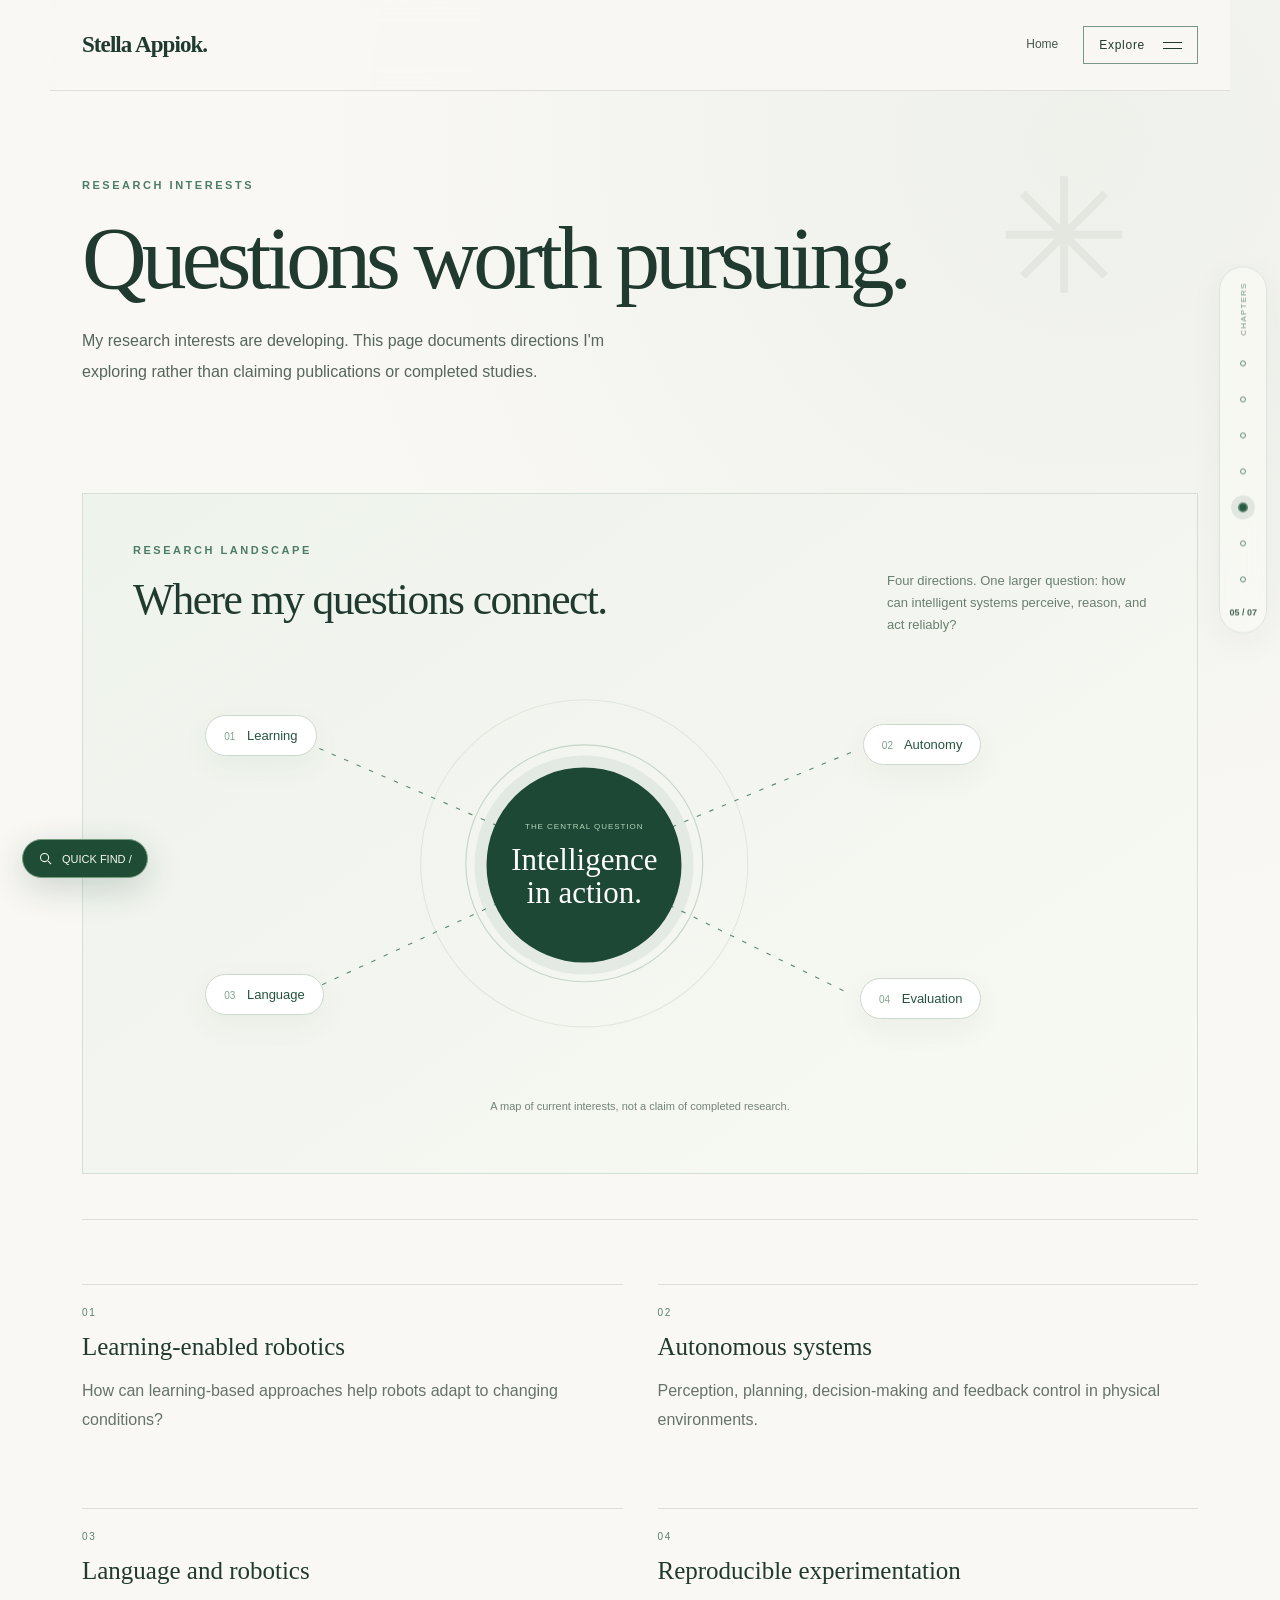
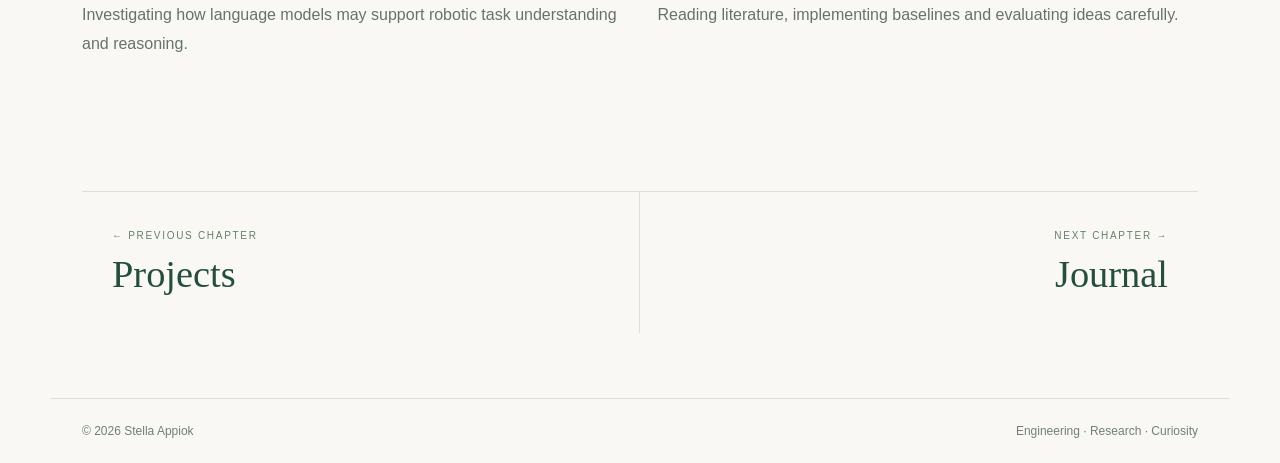
<file: research.html>
<!doctype html><html lang="en"><head><meta charset="utf-8"><meta name="viewport" content="width=device-width,initial-scale=1"><meta name="theme-color" content="#faf9f6"><meta name="description" content="Engineering, robotics, AI and research"><title>Research | Stella Appiok</title><link rel="stylesheet" href="style.css"><script src="site.js" defer></script></head><body><div class="progress" aria-hidden="true"></div><header class="header"><a class="logo" href="index.html">Stella Appiok.</a><nav class="nav" aria-label="Primary navigation"><a class="nav-home" href="index.html">Home</a><button class="menu-open" type="button" aria-controls="site-menu" aria-expanded="false"><span class="menu-label">Explore</span><span class="menu-glyph" aria-hidden="true"><i></i><i></i></span></button></nav></header><aside class="chapter-rail" aria-label="Portfolio chapters"><span class="chapter-rail-label">CHAPTERS</span><div class="chapter-rail-dots"><a href="index.html" aria-label="Home" title="01 — Home" ><span class="chapter-dot"></span><span class="chapter-tooltip">Home</span></a><a href="about.html" aria-label="About" title="02 — About" ><span class="chapter-dot"></span><span class="chapter-tooltip">About</span></a><a href="journey.html" aria-label="Journey" title="03 — Journey" ><span class="chapter-dot"></span><span class="chapter-tooltip">Journey</span></a><a href="projects.html" aria-label="Projects" title="04 — Projects" ><span class="chapter-dot"></span><span class="chapter-tooltip">Projects</span></a><a href="research.html" aria-label="Research" title="05 — Research" aria-current="page"><span class="chapter-dot"></span><span class="chapter-tooltip">Research</span></a><a href="journal.html" aria-label="Journal" title="06 — Journal" ><span class="chapter-dot"></span><span class="chapter-tooltip">Journal</span></a><a href="contact.html" aria-label="Contact" title="07 — Contact" ><span class="chapter-dot"></span><span class="chapter-tooltip">Contact</span></a></div><span class="chapter-rail-counter">05 / 07</span></aside><div class="site-menu" id="site-menu" aria-hidden="true"><div class="menu-backdrop"></div><div class="menu-panel" role="dialog" aria-modal="true" aria-label="Explore portfolio"><div class="menu-top"><span class="menu-overline">STELLA AP PIOK / PORTFOLIO</span><button type="button" class="menu-close" aria-label="Close navigation">Close <span aria-hidden="true">×</span></button></div><div class="menu-body"><div class="menu-intro"><span class="eyebrow">Find your way</span><p>Explore the ideas,<br>the work, and<br><em>the journey.</em></p><div class="menu-aside">Engineering · AI · Autonomous Robotics<br>Based in Ghana · Building for what comes next</div></div><div class="menu-links"><a href="index.html"><span class="menu-num">01</span><span>Home</span><span class="menu-arrow">↗</span></a><a href="about.html"><span class="menu-num">02</span><span>About</span><span class="menu-arrow">↗</span></a><a href="journey.html"><span class="menu-num">03</span><span>My Journey</span><span class="menu-arrow">↗</span></a><a href="projects.html"><span class="menu-num">04</span><span>Projects</span><span class="menu-arrow">↗</span></a><a href="research.html"><span class="menu-num">05</span><span>Research</span><span class="menu-arrow">↗</span></a><a href="journal.html"><span class="menu-num">06</span><span>Journal</span><span class="menu-arrow">↗</span></a><a href="contact.html"><span class="menu-num">07</span><span>Contact</span><span class="menu-arrow">↗</span></a></div></div><div class="menu-bottom"><span>CURIOUS ABOUT INTELLIGENCE. DRIVEN TO BUILD.</span><a href="https://github.com/stellaappiok" target="_blank" rel="noopener noreferrer">GITHUB ↗</a></div></div></div><main class="wrap"><section class="page-head"><div class="eyebrow">Research interests</div><h1>Questions worth pursuing.</h1><p class="intro">My research interests are developing. This page documents directions I'm exploring rather than claiming publications or completed studies.</p></section><section class="research-map reveal" aria-labelledby="research-map-title"><div class="research-map-heading"><div><div class="eyebrow">Research landscape</div><h2 id="research-map-title">Where my questions connect.</h2></div><p>Four directions. One larger question: how can intelligent systems perceive, reason, and act reliably?</p></div><div class="research-constellation" role="img" aria-label="A diagram linking learning-enabled robotics, autonomous systems, language and robotics, and reproducible experimentation"><svg viewBox="0 0 800 390" preserveAspectRatio="xMidYMid meet" aria-hidden="true"><path d="M400 190 L160 86 M400 190 L638 91 M400 190 L158 302 M400 190 L636 306" fill="none" stroke="currentColor" stroke-width="1" stroke-dasharray="4 8"/><circle cx="400" cy="190" r="105" fill="none" stroke="currentColor" stroke-opacity=".3"/><circle cx="400" cy="190" r="145" fill="none" stroke="currentColor" stroke-opacity=".13"/><circle cx="400" cy="190" r="6" fill="currentColor"/></svg><div class="constellation-core"><span>THE CENTRAL QUESTION</span><strong>Intelligence<br>in action.</strong></div><div class="constellation-node node-a"><span>01</span> Learning</div><div class="constellation-node node-b"><span>02</span> Autonomy</div><div class="constellation-node node-c"><span>03</span> Language</div><div class="constellation-node node-d"><span>04</span> Evaluation</div></div><p class="research-map-note">A map of current interests, not a claim of completed research.</p></section><section class="section reveal"><div class="rows"><article><div class="tag">01</div><h3>Learning-enabled robotics</h3><p>How can learning-based approaches help robots adapt to changing conditions?</p></article><article><div class="tag">02</div><h3>Autonomous systems</h3><p>Perception, planning, decision-making and feedback control in physical environments.</p></article><article><div class="tag">03</div><h3>Language and robotics</h3><p>Investigating how language models may support robotic task understanding and reasoning.</p></article><article><div class="tag">04</div><h3>Reproducible experimentation</h3><p>Reading literature, implementing baselines and evaluating ideas carefully.</p></article></div></section><div class="chapter-turn" aria-label="Page navigation"><a href="projects.html" class="chapter-prev"><span class="chapter-turn-kicker">← PREVIOUS CHAPTER</span><strong>Projects</strong></a><a href="journal.html" class="chapter-next"><span class="chapter-turn-kicker">NEXT CHAPTER →</span><strong>Journal</strong></a></div></main><footer><span>© 2026 Stella Appiok</span><span>Engineering · Research · Curiosity</span></footer></body></html>
</file>
<file: style.css>
:root{--bg:#faf9f6;--ink:#203a30;--accent:#2e604d;--muted:#66736a;--line:#dedfd7;--paper:#fff;--serif:Georgia,'Times New Roman',serif}*{box-sizing:border-box}html{scroll-behavior:smooth}body{margin:0;background:var(--bg);color:var(--ink);font-family:Arial,Helvetica,sans-serif}a{color:inherit}button{font:inherit}::selection{background:#c1d8c6;color:#163428}.progress{position:fixed;top:0;left:0;height:3px;background:var(--accent);width:0;z-index:20}.header{max-width:1180px;margin:auto;display:flex;justify-content:space-between;align-items:center;gap:22px;padding:26px 32px;border-bottom:1px solid var(--line)}.logo{text-decoration:none;font:700 23px var(--serif);letter-spacing:-.04em}.nav{display:flex;gap:23px;flex-wrap:wrap}.nav a{text-decoration:none;font-size:12px;color:#48574d;padding:6px 0;border-bottom:2px solid transparent}.nav a:hover,.nav a.active{border-color:var(--accent);color:var(--accent)}.wrap{max-width:1180px;margin:auto;padding:0 32px}.hero{position:relative;isolation:isolate;min-height:690px;display:flex;align-items:center;overflow:hidden}.hero-content{position:relative;z-index:2;max-width:650px;padding:80px 0;pointer-events:none}.hero-content a{pointer-events:auto}.eyebrow{font-size:11px;letter-spacing:.23em;text-transform:uppercase;font-weight:700;color:#4d7c64}.hero h1{font:400 clamp(45px,6.2vw,78px)/1.1 var(--serif);letter-spacing:-.045em;margin:28px 0}.hero h1 em{color:#44715c}.intro{max-width:560px;color:#56665c;font-size:16px;line-height:1.95}.buttons{display:flex;flex-wrap:wrap;gap:12px;margin-top:30px}.button{display:inline-flex;align-items:center;gap:8px;text-decoration:none;border:1px solid var(--accent);background:var(--accent);color:white;padding:14px 20px;font-size:13px;transition:transform .2s,box-shadow .2s}.button:hover{transform:translateY(-3px);box-shadow:0 8px 22px #173f2b24}.button.outline{background:var(--bg);color:var(--accent)}.portrait{position:absolute;right:-7%;top:0;width:68%;height:100%;z-index:0;pointer-events:auto;mask-image:linear-gradient(to right,transparent 0%,#000 40%);-webkit-mask-image:linear-gradient(to right,transparent 0%,#000 40%)}#portrait-canvas{display:block;width:100%;height:100%}.hero-content:before{content:'';position:absolute;inset:0;z-index:-1;background:linear-gradient(to right,var(--bg) 10%,#faf9f6f0 65%,transparent 100%);pointer-events:none}.page-head{padding:88px 0 65px}.page-head h1{font:400 clamp(48px,7vw,90px)/1.05 var(--serif);letter-spacing:-.055em;max-width:850px;margin:20px 0}.page-head h1 em{color:var(--accent)}.section{padding:64px 0;border-top:1px solid var(--line)}h2{font:400 clamp(30px,4vw,48px)/1.2 var(--serif);letter-spacing:-.025em;margin:18px 0 25px}h3{font:400 25px var(--serif);margin:15px 0}.grid{display:grid;grid-template-columns:repeat(2,minmax(0,1fr));gap:18px}.card{background:var(--paper);padding:30px;border:1px solid var(--line);min-height:220px;transition:transform .3s,box-shadow .3s,border-color .3s}.card:hover{transform:translateY(-6px);border-color:#a6bcae;box-shadow:0 18px 40px #1a3d2610}.card p,.body{color:var(--muted);font-size:14px;line-height:1.85}.card a{color:var(--accent);font-size:13px;text-underline-offset:5px}.tag{font-size:10px;letter-spacing:.16em;color:#57806a;text-transform:uppercase}.timeline{max-width:840px;margin:35px 0 0 10px;border-left:1px solid #8eab98}.milestone{position:relative;padding:0 0 50px 32px}.milestone:before{content:'';position:absolute;left:-6px;top:5px;width:11px;height:11px;border:2px solid var(--bg);border-radius:50%;background:var(--accent)}.milestone time{font-size:11px;letter-spacing:.15em;color:var(--accent);text-transform:uppercase}.milestone h3{margin:12px 0}.milestone p{max-width:630px;color:var(--muted);line-height:1.8;font-size:14px}.rows{display:grid;grid-template-columns:1fr 1fr;gap:35px}.rows article{border-top:1px solid var(--line);padding:22px 0}.rows article p{color:var(--muted);line-height:1.8}.case{max-width:760px;margin:0 auto}.case h2{font-size:32px}.case .section{padding:40px 0}footer{max-width:1180px;margin:65px auto 0;padding:25px 32px;border-top:1px solid var(--line);display:flex;justify-content:space-between;gap:12px;color:#718077;font-size:12px}.reveal{opacity:0;transform:translateY(22px);transition:opacity .8s ease,transform .8s ease}.reveal.show{opacity:1;transform:none}.hero h1,.page-head h1{animation:rise .9s both}@keyframes rise{from{opacity:0;transform:translateY(20px)}to{opacity:1;transform:translateY(0)}}@media(max-width:800px){.header{align-items:flex-start;flex-direction:column;padding:22px}.nav{gap:15px}.wrap{padding:0 22px}.hero{min-height:680px;align-items:flex-end}.hero-content{padding:250px 0 50px}.portrait{width:115%;right:-40%;height:73%;opacity:.5}.hero-content:before{background:linear-gradient(to top,var(--bg) 12%,#faf9f6ee 48%,transparent 100%)}.hero h1{font-size:clamp(44px,10vw,65px)}.grid,.rows{grid-template-columns:1fr}.page-head{padding:65px 0 45px}}@media(prefers-reduced-motion:reduce){html{scroll-behavior:auto}*,*:before,*:after{animation:none!important;transition:none!important}.reveal{opacity:1;transform:none}}
/* Green graphic-dot portrait and stacked page transitions */
.portrait{opacity:.96;filter:contrast(1.3);mask-image:linear-gradient(to right,transparent 0%,#000 34%);-webkit-mask-image:linear-gradient(to right,transparent 0%,#000 34%)}
.stack-enter{animation:stackEnter .65s cubic-bezier(.2,.75,.2,1) both;transform-origin:50% 10%}
.stack-leave{animation:stackLeave .35s ease-in both;pointer-events:none;transform-origin:50% 10%}
@keyframes stackEnter{from{opacity:.5;transform:translateY(65px) scale(.955);filter:drop-shadow(0 25px 30px #234b3222)}to{opacity:1;transform:translateY(0) scale(1);filter:drop-shadow(0 0 0 transparent)}}
@keyframes stackLeave{to{opacity:.45;transform:translateY(-25px) scale(.965);filter:brightness(.94)}}
.journey-controls{display:flex;gap:9px;flex-wrap:wrap;margin:18px 0 35px}
.journey-controls button{border:1px solid #b9c8bc;background:transparent;padding:11px 17px;color:var(--accent);cursor:pointer;font-size:13px;border-radius:50px;transition:background .2s,color .2s}
.journey-controls button.selected,.journey-controls button:hover{background:var(--accent);color:white}
.journey-stack{max-width:850px;display:grid;gap:18px;perspective:1100px}
.journey-card{background:#fff;border:1px solid #d9e0d8;border-radius:12px;box-shadow:0 10px 24px #21402b0c;transition:transform .35s,box-shadow .35s;overflow:hidden}
.journey-card:hover{transform:translateY(-4px) rotateX(1deg);box-shadow:0 20px 40px #21402b1a}
.journey-card[hidden]{display:none}
.journey-toggle{width:100%;padding:27px 30px;border:0;background:transparent;display:flex;justify-content:space-between;align-items:center;gap:20px;text-align:left;color:var(--ink);cursor:pointer}
.journey-toggle time{display:block;color:#5d816c;font-size:11px;letter-spacing:.16em;text-transform:uppercase;margin-bottom:10px}
.journey-toggle strong{font:400 25px var(--serif)}
.journey-plus{font:400 28px var(--serif);color:var(--accent);transition:transform .3s}
.journey-card.expanded .journey-plus{transform:rotate(45deg)}
.journey-details{max-height:0;opacity:0;overflow:hidden;transition:max-height .5s ease,opacity .35s ease,padding .4s ease;padding:0 30px}
.journey-card.expanded .journey-details{max-height:280px;opacity:1;padding:0 30px 30px}
.journey-details p{line-height:1.85;color:var(--muted);font-size:15px;margin:0}
.journey-index{font-size:11px;color:#7a9182;margin-top:12px;display:block}
@media(max-width:800px){.portrait{opacity:.7}.journey-toggle{padding:22px}.journey-card.expanded .journey-details{padding:0 22px 24px}}
@media(prefers-reduced-motion:reduce){.stack-enter,.stack-leave{animation:none!important}.journey-card,.journey-plus,.journey-details{transition:none!important}}

/* Journey: a progressive, fold-open timeline */
.timeline{border-left:0;position:relative;margin-left:12px;padding-left:0}
.timeline-track,.timeline-fill{position:absolute;left:0;top:0;width:2px;height:100%;background:#d5dfd6}
.timeline-fill{height:0;background:#32694f;transition:height .22s linear;z-index:1}
.milestone{padding:0 0 18px 40px;min-height:105px;cursor:pointer}
.milestone:before{display:none}
.milestone-toggle{position:absolute;left:-11px;top:0;width:24px;height:24px;border-radius:50%;border:2px solid #789b84;background:var(--bg);z-index:2;cursor:pointer;transition:background .3s,transform .3s}
.milestone.expanded .milestone-toggle{background:#32694f;transform:scale(1.18);border-color:#32694f}
.milestone-content{display:grid;grid-template-rows:0fr;opacity:.65;transition:grid-template-rows .55s ease,opacity .55s ease}
.milestone-content>p{overflow:hidden;min-height:0;margin:0}
.milestone.expanded .milestone-content{grid-template-rows:1fr;opacity:1}
.milestone.expanded .milestone-content>p{margin:8px 0 18px}
.milestone h3{transition:color .3s}
.milestone.expanded h3{color:#246545}
@media(prefers-reduced-motion:reduce){.milestone-content{transition:none}.timeline-fill{transition:none}}

/* Journey line tracks scroll and unfolds the chapter nearest the reading position */
.journey-rail{position:relative;padding-left:35px;border-left:2px solid #d6e2d9;margin-left:13px}
.journey-rail-fill{position:absolute;left:-2px;top:0;width:2px;height:0;background:#256b4b;transition:height .2s linear;pointer-events:none}
.journey-rail .journey-card{position:relative}
.journey-rail .journey-card:before{content:'';position:absolute;left:-44px;top:27px;width:14px;height:14px;background:#faf9f6;border:2px solid #6f967d;border-radius:50%;z-index:1;transition:transform .3s,background .3s}
.journey-rail .journey-card.expanded:before{background:#256b4b;transform:scale(1.25)}
@media(prefers-reduced-motion:reduce){.journey-rail-fill,.journey-rail .journey-card:before{transition:none}}

/* Studio edition — subtle motion, technical geometry, warm editorial feel */
:root{--bg:#f9f8f4;--accent:#255a43}
body{background-image:radial-gradient(circle at 85% 7%,rgba(134,166,141,.09),transparent 35%)}
.header{position:relative;z-index:8;background:rgba(249,248,244,.88);backdrop-filter:blur(16px)}
.logo{transition:letter-spacing .25s,color .25s}.logo:hover{letter-spacing:.005em;color:#34785a}
.nav a{position:relative;transition:color .25s}
.nav a:focus-visible,.button:focus-visible,.journey-toggle:focus-visible{outline:3px solid #91bc9d;outline-offset:4px}
.hero{min-height:min(760px,88vh)}
.hero:after{content:'';position:absolute;inset:0;pointer-events:none;z-index:-1;background:radial-gradient(circle at 80% 42%,rgba(68,112,83,.075),transparent 38%)}
.hero-orbit{position:absolute;inset:0;z-index:-1;pointer-events:none;overflow:hidden}
.hero-orbit span{position:absolute;display:block;border:1px solid rgba(43,100,65,.11);border-radius:50%;width:560px;height:560px;right:-80px;top:5%;animation:orbit-drift 14s ease-in-out infinite alternate}
.hero-orbit span:nth-child(2){width:390px;height:390px;right:20px;top:17%;animation-delay:-5s}
.hero-orbit span:nth-child(3){width:710px;height:710px;right:-150px;top:-9%;animation-delay:-9s}
@keyframes orbit-drift{to{transform:translate(18px,-22px) rotate(5deg)}}
.hero h1{font-size:clamp(46px,6.3vw,83px);text-wrap:balance}
.hero h1 em{display:inline-block;position:relative}
.hero h1 em:after{content:'';position:absolute;bottom:-8px;left:0;width:100%;height:2px;background:linear-gradient(90deg,#2f7354,transparent);transform:scaleX(0);transform-origin:left;animation:ink-line 1.2s .7s forwards}
@keyframes ink-line{to{transform:scaleX(1)}}
.hero .eyebrow{animation:fade-slide .8s both}
.hero .intro{animation:fade-slide .9s .18s both}
.hero .buttons{animation:fade-slide .9s .32s both}
@keyframes fade-slide{from{opacity:0;transform:translateY(15px)}to{opacity:1;transform:translateY(0)}}
.portrait{filter:contrast(1.18);transition:filter .7s}
.portrait:hover{filter:contrast(1.4)}
.home-ticker{border-top:1px solid var(--line);border-bottom:1px solid var(--line);overflow:hidden;white-space:nowrap;padding:17px 0;margin-bottom:28px;mask-image:linear-gradient(90deg,transparent,black 8%,black 92%,transparent)}
.ticker-track{display:flex;gap:30px;width:max-content;align-items:center;animation:ticker-move 36s linear infinite;font-size:10px;font-weight:700;letter-spacing:.2em;color:#5c806b}
.ticker-track i{font-size:13px;font-style:normal;color:#8eb49a}
@keyframes ticker-move{to{transform:translateX(-45%)}}
.card{position:relative;overflow:hidden}
.card:before{content:'';position:absolute;top:0;left:0;width:100%;height:2px;background:linear-gradient(90deg,transparent,#4b9672,transparent);transform:translateX(-110%);transition:transform .7s}
.card:hover:before{transform:translateX(110%)}
.page-head{position:relative}
.page-head:after{content:'✳';position:absolute;right:6%;top:14%;font-size:clamp(65px,13vw,160px);font-weight:100;color:rgba(53,104,76,.07);pointer-events:none;animation:slow-spin 30s linear infinite}
@keyframes slow-spin{to{transform:rotate(360deg)}}
.section h2{max-width:850px}
.journey-card{transition:box-shadow .4s,transform .4s}
.journey-card.expanded{box-shadow:0 12px 35px rgba(34,71,49,.09);transform:translateX(6px)}
@media(max-width:800px){.hero{min-height:670px}.hero-orbit span{right:-300px}.home-ticker{margin-bottom:12px}.page-head:after{right:0;top:4%}}
@media(prefers-reduced-motion:reduce){.hero-orbit span,.ticker-track,.page-head:after{animation:none!important}.hero h1 em:after{animation:none;transform:scaleX(1)}}

/* Fullscreen editorial navigation */
.header{position:relative;z-index:50}
.nav{display:flex;align-items:center;gap:25px}
.nav .nav-home{font-size:12px}
.menu-open,.menu-close{font-family:Arial,Helvetica,sans-serif;cursor:pointer}
.menu-open{border:1px solid #799788;background:transparent;color:var(--ink);padding:11px 15px;display:flex;align-items:center;gap:18px;font-size:12px;letter-spacing:.06em;transition:background .25s,color .25s}
.menu-open:hover{background:#254f3c;color:#fff}
.menu-glyph{width:19px;display:flex;flex-direction:column;gap:5px}
.menu-glyph i{display:block;height:1px;width:100%;background:currentColor;transition:transform .25s}
.menu-open:hover .menu-glyph i:first-child{transform:translateX(3px)}
.menu-open:hover .menu-glyph i:last-child{transform:translateX(-3px)}
.site-menu{position:fixed;inset:0;z-index:100;visibility:hidden;pointer-events:none}
.site-menu.is-open{visibility:visible;pointer-events:auto}
.menu-backdrop{position:absolute;inset:0;background:rgba(12,28,19,.45);opacity:0;transition:opacity .45s;backdrop-filter:blur(0)}
.site-menu.is-open .menu-backdrop{opacity:1;backdrop-filter:blur(7px)}
.menu-panel{position:absolute;right:0;top:0;width:min(1050px,100%);height:100%;height:100dvh;background:#173b2d;color:#f5f2e9;display:flex;flex-direction:column;padding:clamp(22px,3vw,48px);overflow:auto;transform:translateX(105%);transition:transform .65s cubic-bezier(.22,1,.36,1)}
.site-menu.is-open .menu-panel{transform:translateX(0)}
.menu-top,.menu-bottom{display:flex;justify-content:space-between;align-items:center;gap:20px}
.menu-overline,.menu-bottom{font-size:10px;letter-spacing:.18em;color:#a4c1ae}
.menu-close{border:1px solid #729782;background:transparent;color:#f5f2e9;padding:10px 15px;font-size:13px}
.menu-close span{font-size:21px;margin-left:13px;vertical-align:middle}
.menu-close:hover{background:#e9f1e9;color:#173b2d}
.menu-body{display:grid;grid-template-columns:.8fr 1.2fr;gap:clamp(30px,5vw,100px);align-items:center;flex:1;padding:40px 0}
.menu-intro .eyebrow{color:#a3cbb0}
.menu-intro p{font:400 clamp(31px,3.4vw,52px)/1.18 Georgia,serif;letter-spacing:-.04em}
.menu-intro p em{color:#a3cbb0}
.menu-aside{font-size:12px;line-height:2;color:#a4bdac;margin-top:35px}
.menu-links{display:flex;flex-direction:column}
.menu-links a{display:grid;grid-template-columns:34px 1fr 28px;align-items:baseline;gap:15px;text-decoration:none;color:#f7f4ec;border-bottom:1px solid #4b705d;padding:11px 5px;transition:padding .25s,color .25s,background .25s}
.menu-links a:first-child{border-top:1px solid #4b705d}
.menu-links a>span:nth-child(2){font:400 clamp(27px,3.6vw,49px)/1.1 Georgia,serif;letter-spacing:-.035em}
.menu-links a:hover,.menu-links a:focus-visible{color:#b9e4c3;padding-left:17px;background:#ffffff08}
.menu-links a[aria-current="page"]{color:#b9e4c3}
.menu-num{font-size:11px;color:#9fbdac}
.menu-arrow{font-size:22px;transition:transform .25s}
.menu-links a:hover .menu-arrow{transform:translate(3px,-3px)}
.menu-bottom{border-top:1px solid #52705d;padding-top:22px}
.menu-bottom a{text-decoration:none;color:#e5f2e7}
body.menu-locked{overflow:hidden}
@media(max-width:720px){.menu-body{grid-template-columns:1fr;align-content:start;gap:12px;padding:30px 0}.menu-intro p{font-size:30px;margin:12px 0}.menu-aside{display:none}.menu-links a{padding:10px 4px}.menu-links a>span:nth-child(2){font-size:29px}.menu-bottom{font-size:9px}.menu-overline{font-size:9px}}
@media(prefers-reduced-motion:reduce){.menu-panel,.menu-backdrop,.menu-links a,.menu-arrow{transition:none!important}}

.chapter-rail{position:fixed;right:13px;top:50%;transform:translateY(-50%);z-index:40;display:flex;flex-direction:column;align-items:center;gap:16px;padding:15px 9px;background:rgba(249,248,244,.87);border:1px solid #dbe4da;backdrop-filter:blur(16px);border-radius:30px;box-shadow:0 8px 35px #1638240d}
.chapter-rail-label{font-size:8px;letter-spacing:.15em;writing-mode:vertical-rl;transform:rotate(180deg);color:#73927e}
.chapter-rail-dots{display:flex;flex-direction:column;align-items:center;gap:12px}
.chapter-rail-dots a{width:24px;height:24px;display:grid;place-items:center;position:relative;text-decoration:none}
.chapter-dot{width:6px;height:6px;border:1px solid #658873;background:transparent;border-radius:50%;transition:transform .3s,background .3s}
.chapter-rail-dots a:hover .chapter-dot{transform:scale(1.8);background:#4a7b5b}
.chapter-rail-dots a[aria-current=page] .chapter-dot{background:#255a43;transform:scale(1.7);box-shadow:0 0 0 4px #255a431c}
.chapter-tooltip{position:absolute;right:36px;top:0;white-space:nowrap;background:#1d4735;color:#fff;font-size:11px;padding:6px 10px;opacity:0;pointer-events:none;transform:translateX(5px);transition:opacity .2s,transform .2s}
.chapter-rail-dots a:hover .chapter-tooltip,.chapter-rail-dots a:focus-visible .chapter-tooltip{opacity:1;transform:translateX(0)}
.chapter-rail-counter{font-size:9px;white-space:nowrap;color:#42624e;font-weight:700}
.chapter-turn{display:grid;grid-template-columns:1fr 1fr;border-top:1px solid var(--line);margin:30px 0 0}
.chapter-turn a{display:flex;flex-direction:column;gap:12px;text-decoration:none;padding:38px 30px;transition:background .3s,padding .3s}
.chapter-turn a:hover{background:#eaf1e9}
.chapter-turn a:first-child{border-right:1px solid var(--line)}
.chapter-next{text-align:right}
.chapter-turn-kicker{font-size:10px;letter-spacing:.17em;color:#62816b}
.chapter-turn strong{font:400 clamp(27px,3vw,42px)/1.1 Georgia,serif;color:#254e3b}
body.page-exiting main,body.page-exiting footer{opacity:0;transform:translateY(-12px);transition:opacity .24s,transform .24s}
main{animation:chapter-enter .55s ease both}
@keyframes chapter-enter{from{opacity:0;transform:translateY(14px)}to{opacity:1;transform:translateY(0)}}
.portrait-photo{mask-image:linear-gradient(to right,transparent 0%,black 28%);-webkit-mask-image:linear-gradient(to right,transparent 0%,black 28%);opacity:.96;filter:none}
.portrait-photo img{width:100%;height:100%;object-fit:cover;object-position:50% 33%;display:block;filter:grayscale(100%) contrast(1.06);transition:filter .7s,transform 1.2s}
.portrait-photo:hover img{filter:grayscale(0%) contrast(1.02);transform:scale(1.025)}
@media(max-width:850px){.chapter-rail{right:6px;gap:9px;padding:10px 5px}.chapter-rail-label{display:none}.chapter-turn a{padding:24px 15px}.portrait-photo{width:110%;right:-40%;opacity:.42}.portrait-photo img{object-position:50% 24%}}
@media(max-width:480px){.chapter-rail{bottom:12px;top:auto;right:50%;transform:translateX(50%);flex-direction:row;border-radius:30px;padding:5px 12px}.chapter-rail-dots{flex-direction:row;gap:5px}.chapter-rail-counter{font-size:9px}.chapter-tooltip{display:none}.chapter-turn strong{font-size:25px}}
@media(prefers-reduced-motion:reduce){main{animation:none}.portrait-photo img{transition:none}body.page-exiting main,body.page-exiting footer{transition:none}}

/* Selected-work explorer */
.project-filter{display:flex;gap:9px;flex-wrap:wrap;align-items:center;margin:0 0 15px}
.filter-chip{border:1px solid #aebfb1;background:transparent;color:#315744;padding:11px 17px;cursor:pointer;font-size:12px;letter-spacing:.025em;border-radius:30px;transition:background .2s,color .2s,border-color .2s}
.filter-chip:hover,.filter-chip:focus-visible{border-color:#255a43;outline-offset:3px}
.filter-chip.is-selected{background:#255a43;color:#fff;border-color:#255a43}
.filter-chip span{opacity:.7;margin-left:9px}
.filter-count{color:#708475;font-size:11px;letter-spacing:.06em;margin-bottom:24px}
.project-item{transition:opacity .25s,transform .25s,box-shadow .25s}
.project-item[hidden]{display:none!important}
.project-index{font-size:9px;letter-spacing:.13em;color:#64816c;margin-bottom:18px}
.project-grid .card:hover{transform:translateY(-5px);box-shadow:0 18px 42px #1c3e2914}
.research-map{border:1px solid #d5e0d4;padding:clamp(20px,4vw,50px);background:linear-gradient(145deg,#eef3ec,#f8f9f3);margin:25px 0 45px;overflow:hidden}
.research-map-heading{display:flex;align-items:end;justify-content:space-between;gap:35px}
.research-map-heading h2{font:400 clamp(28px,3.4vw,46px)/1.15 Georgia,serif;max-width:530px;letter-spacing:-.035em}
.research-map-heading>p{font-size:13px;line-height:1.7;color:#6a7e6e;max-width:260px}
.research-constellation{position:relative;aspect-ratio:800/390;min-height:300px;max-height:440px;color:#648a6e}
.research-constellation svg{position:absolute;width:100%;height:100%;inset:0}
.constellation-core{position:absolute;top:49%;left:50%;transform:translate(-50%,-50%);background:#1c4835;border-radius:50%;width:clamp(125px,19vw,195px);height:clamp(125px,19vw,195px);display:flex;flex-direction:column;align-items:center;justify-content:center;text-align:center;color:#fff;box-shadow:0 0 0 12px #255a4312}
.constellation-core span{font-size:8px;letter-spacing:.12em;color:#b2d6b9;margin-bottom:12px}
.constellation-core strong{font:400 clamp(20px,2.6vw,31px)/1.08 Georgia,serif}
.constellation-node{position:absolute;background:#fff;border:1px solid #cad9ca;box-shadow:0 10px 30px #1e49310d;border-radius:30px;padding:12px 18px;font-size:13px;color:#24543c;white-space:nowrap;animation:node-float 6s ease-in-out infinite alternate}
.constellation-node span{font-size:10px;color:#83a38c;margin-right:8px}
.node-a{top:15%;left:8%}.node-b{top:17%;right:6%;animation-delay:-1.5s}.node-c{bottom:17%;left:8%;animation-delay:-3s}.node-d{bottom:16%;right:6%;animation-delay:-4.5s}
@keyframes node-float{to{transform:translateY(-9px)}}
.research-map-note{font-size:11px;color:#738576;text-align:center}
@media(max-width:700px){.research-map-heading{display:block}.research-map-heading>p{max-width:100%}.research-constellation{min-height:340px;aspect-ratio:auto}.research-constellation svg{display:none}.constellation-core{width:145px;height:145px}.constellation-node{font-size:11px;padding:10px}.node-a{top:4%;left:0}.node-b{top:4%;right:0}.node-c{bottom:4%;left:0}.node-d{bottom:4%;right:0}}
@media(prefers-reduced-motion:reduce){.constellation-node{animation:none}}

/* Signature experience: searchable command deck */
.command-hint{display:flex;justify-content:space-between;align-items:center;gap:20px;border-top:1px solid #dce5db;padding:18px 4px;color:#647a69;font-size:12px}
.command-launch{border:0;background:transparent;color:#22563b;cursor:pointer;font:600 12px Arial,sans-serif;display:flex;align-items:center;gap:12px}
.command-launch:hover{text-decoration:underline;text-underline-offset:4px}
.command-launch kbd{border:1px solid #bbcebd;border-radius:4px;padding:5px 8px;font:11px monospace;background:#f1f5ef}
.hero-discovery{display:flex;align-items:center;gap:13px;margin:23px 0 4px;font-size:9px;letter-spacing:.15em;color:#6e8974}
.discovery-line{width:29px;height:1px;background:#588567}
.command-overlay{position:fixed;inset:0;z-index:150;background:#0d241bbd;backdrop-filter:blur(9px);display:flex;align-items:flex-start;justify-content:center;padding:clamp(50px,12vh,150px) 16px 25px;opacity:0;visibility:hidden;transition:opacity .22s,visibility .22s}
.command-overlay.is-open{opacity:1;visibility:visible}
.command-deck{width:min(640px,100%);background:#f8f9f4;color:#214b36;border:1px solid #b5cbb8;box-shadow:0 25px 100px #06170b70;transform:translateY(-16px) scale(.98);transition:transform .3s cubic-bezier(.22,1,.36,1);overflow:hidden}
.command-overlay.is-open .command-deck{transform:translateY(0) scale(1)}
.command-search{display:flex;align-items:center;gap:15px;padding:21px 23px;border-bottom:1px solid #d6e1d5}
.command-search svg{width:22px;height:22px;flex:none}
.command-search input{border:0;outline:none;background:transparent;min-width:0;flex:1;font:19px Georgia,serif;color:#183e2b}
.command-search input::placeholder{color:#91a698}
.command-esc{border:1px solid #d0ddce;padding:6px 8px;font:10px monospace;color:#65806c}
.command-list{padding:14px;max-height:min(55vh,450px);overflow:auto}
.command-group{padding:8px 12px;font-size:10px;letter-spacing:.17em;color:#829988}
.command-result{display:flex;align-items:center;gap:15px;padding:13px 14px;color:#254b38;text-decoration:none;border-radius:4px;transition:background .15s}
.command-result:hover,.command-result.is-highlighted{background:#e5eee4}
.command-result-num{font:11px monospace;color:#86a18b;width:25px}
.command-result-main{flex:1;display:flex;flex-direction:column;gap:4px}
.command-result-main strong{font:400 21px Georgia,serif}
.command-result-main small{font:11px Arial,sans-serif;color:#6f8975}
.command-result-arrow{color:#698a71}
.command-empty{padding:35px;text-align:center;color:#728775;font-size:13px}
.command-footer{border-top:1px solid #d6e1d5;display:flex;justify-content:space-between;padding:13px 20px;font-size:10px;color:#819486}
.command-footer kbd{font:10px monospace;border:1px solid #ccd9cb;padding:3px 5px}
.command-fab{position:fixed;bottom:22px;left:22px;z-index:35;border:1px solid #779d81;background:#1e4c35;color:#f6f9f3;border-radius:100px;padding:11px 15px;font:11px Arial,sans-serif;cursor:pointer;box-shadow:0 10px 35px #12382330;display:flex;align-items:center;gap:9px;transition:transform .2s,background .2s}
.command-fab:hover{transform:translateY(-3px);background:#30674b}
.command-fab svg{width:15px;height:15px}
@media(max-width:600px){.command-hint{align-items:flex-start;flex-direction:column;gap:8px}.command-fab{bottom:15px;left:12px;padding:11px}.command-fab .fab-label{display:none}.command-deck{max-height:80vh}.command-result-main strong{font-size:19px}}
@media(prefers-reduced-motion:reduce){.command-overlay,.command-deck,.command-fab{transition:none}}
</file>
